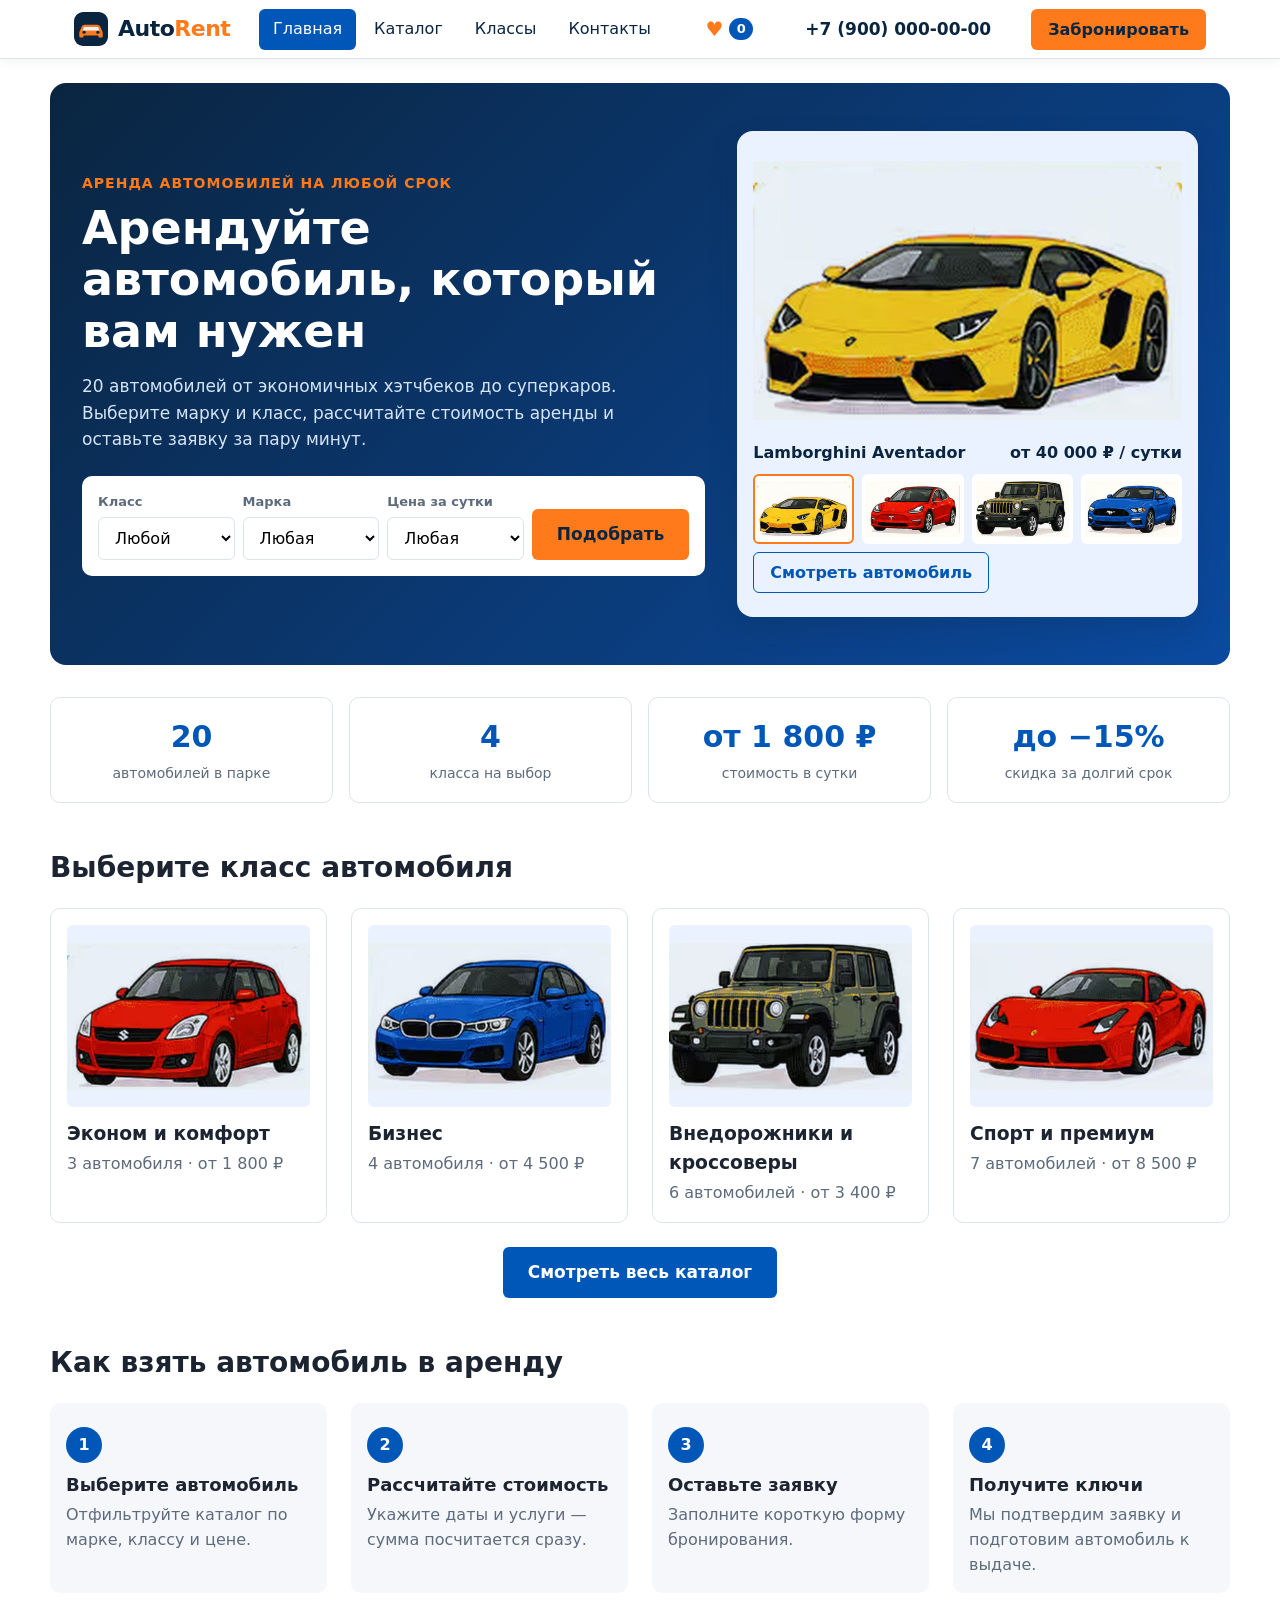
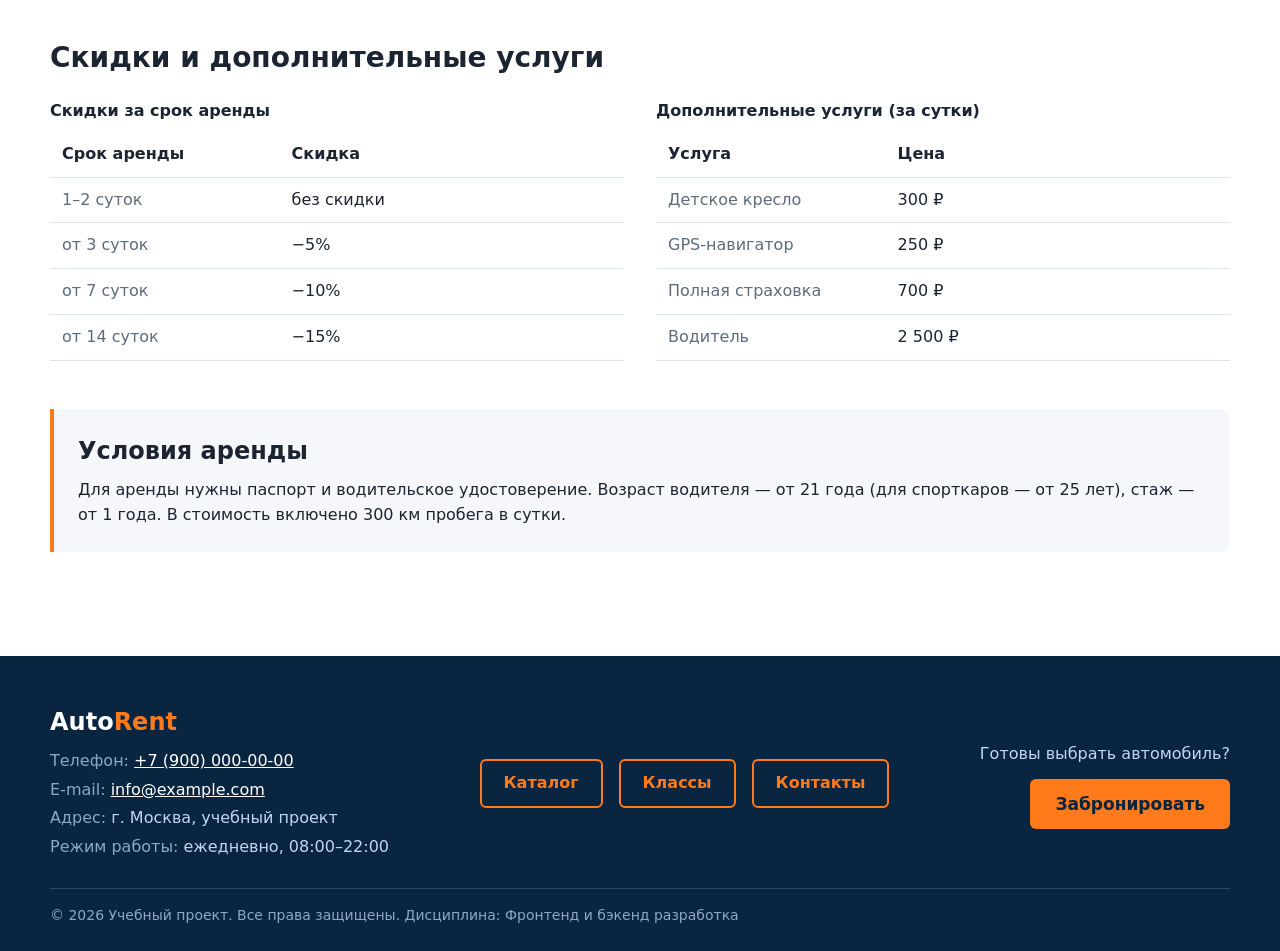
<file: index.html>
<!DOCTYPE html>
<html lang="ru">
<head>
  <meta charset="UTF-8">
  <meta name="viewport" content="width=device-width, initial-scale=1.0">
  <meta name="description" content="AutoRent: аренда автомобилей на любой срок. Каталог из 20 автомобилей, расчёт стоимости и бронирование онлайн.">
  <meta property="og:type" content="website">
  <meta property="og:title" content="AutoRent — аренда автомобилей">
  <meta property="og:description" content="AutoRent: аренда автомобилей на любой срок. Каталог из 20 автомобилей, расчёт стоимости и бронирование онлайн.">
  <meta property="og:locale" content="ru_RU">
  <meta name="theme-color" content="#0a2540">
  <title>AutoRent — аренда автомобилей</title>
  <link rel="icon" href="images/favicon.svg" type="image/svg+xml">
  <link rel="stylesheet" href="css/style.css">
  <script src="js/cars.js" defer></script>
  <script src="js/main.js" defer></script>
</head>
<body>
  <a class="skip-link" href="#main">Перейти к основному содержимому</a>
  <header class="site-header">
    <div class="site-header__inner">
      <a class="site-header__logo" href="index.html"><img class="site-header__logo-mark" src="images/favicon.svg" alt=""><span>Auto<span class="site-header__logo-accent">Rent</span></span></a>

      <nav class="site-nav" aria-label="Основная навигация">
        <ul class="site-nav__list">
          <li class="site-nav__item">
            <a class="site-nav__link site-nav__link--active" href="index.html" aria-current="page">Главная</a>
          </li>
          <li class="site-nav__item">
            <a class="site-nav__link" href="catalog.html">Каталог</a>
          </li>
          <li class="site-nav__item">
            <a class="site-nav__link" href="category.html">Классы</a>
          </li>
          <li class="site-nav__item">
            <a class="site-nav__link" href="contacts.html">Контакты</a>
          </li>
        </ul>
      </nav>

      <a class="site-header__fav" href="catalog.html?status=favorite" aria-label="Избранные автомобили">
        <span class="site-header__fav-icon" aria-hidden="true">&#9829;</span>
        <span class="visually-hidden">Избранное:</span>
        <span class="site-header__fav-count" id="fav-count">0</span>
      </a>

      <a class="site-header__phone" href="tel:+79000000000" aria-label="Позвонить: +7 (900) 000-00-00">+7 (900) 000-00-00</a>

      <button class="button button--accent site-header__cta" type="button" data-rent>Забронировать</button>
    </div>
  </header>

  <main id="main">
    <section class="hero">
      <div class="hero__content">
        <p class="hero__eyebrow">Аренда автомобилей на любой срок</p>
        <h1 class="hero__title">Арендуйте автомобиль, который вам нужен</h1>
        <p class="hero__text">
          20 автомобилей от экономичных хэтчбеков до суперкаров. Выберите марку и класс,
          рассчитайте стоимость аренды и оставьте заявку за пару минут.
        </p>

        <form class="hero-search" action="catalog.html" method="get" aria-label="Быстрый подбор автомобиля">
          <div>
            <label class="hero-search__label" for="hero-class">Класс</label>
            <select class="hero-search__control" id="hero-class" name="category">
              <option value="">Любой</option>
              <option value="economy">Эконом и комфорт</option>
              <option value="business">Бизнес</option>
              <option value="suv">Внедорожники и кроссоверы</option>
              <option value="sport">Спорт и премиум</option>
            </select>
          </div>
          <div>
            <label class="hero-search__label" for="hero-brand">Марка</label>
            <select class="hero-search__control" id="hero-brand" name="brand" data-brand-options>
              <option value="">Любая</option>
            </select>
          </div>
          <div>
            <label class="hero-search__label" for="hero-price">Цена за сутки</label>
            <select class="hero-search__control" id="hero-price" name="price-to">
              <option value="">Любая</option>
              <option value="3000">до 3 000 ₽</option>
              <option value="5000">до 5 000 ₽</option>
              <option value="10000">до 10 000 ₽</option>
              <option value="40000">до 40 000 ₽</option>
            </select>
          </div>
          <button class="button button--accent button--large" type="submit">Подобрать</button>
        </form>
      </div>

      <div class="hero__media">
        <div class="hero__image-wrap"><img class="hero__image" id="hero-image" src="images/lamborghini.jpg" alt="Lamborghini Aventador"></div>
        <p class="hero__caption"><span id="hero-name">Lamborghini Aventador</span> <span id="hero-car-price">от 40 000 ₽ / сутки</span></p>
        <ul class="hero__thumbs" id="hero-thumbs" aria-label="Выбор автомобиля"></ul>
        <p class="hero__caption"><a class="button button--secondary" id="hero-link" href="product.html?id=20">Смотреть автомобиль</a></p>
      </div>
    </section>

    <section class="section" aria-label="AutoRent в цифрах">
      <ul class="stats">
        <li class="stats__item"><span class="stats__value">20</span><span class="stats__label">автомобилей в парке</span></li>
        <li class="stats__item"><span class="stats__value">4</span><span class="stats__label">класса на выбор</span></li>
        <li class="stats__item"><span class="stats__value">от 1 800 ₽</span><span class="stats__label">стоимость в сутки</span></li>
        <li class="stats__item"><span class="stats__value">до −15%</span><span class="stats__label">скидка за долгий срок</span></li>
      </ul>
    </section>

    <section class="section" id="classes" aria-labelledby="classes-title">
      <h2 class="section__title" id="classes-title">Выберите класс автомобиля</h2>
      <div class="category-grid">
        <a class="category-card" href="category.html?category=economy">
          <span class="category-card__media"><img class="category-card__image" src="images/suzuki.jpg" alt=""></span>
          <h3 class="category-card__title">Эконом и комфорт</h3>
          <p class="category-card__text">3 автомобиля · от 1 800 ₽</p>
        </a>
        <a class="category-card" href="category.html?category=business">
          <span class="category-card__media"><img class="category-card__image" src="images/bmw.jpg" alt=""></span>
          <h3 class="category-card__title">Бизнес</h3>
          <p class="category-card__text">4 автомобиля · от 4 500 ₽</p>
        </a>
        <a class="category-card" href="category.html?category=suv">
          <span class="category-card__media"><img class="category-card__image" src="images/jeep.jpg" alt=""></span>
          <h3 class="category-card__title">Внедорожники и кроссоверы</h3>
          <p class="category-card__text">6 автомобилей · от 3 400 ₽</p>
        </a>
        <a class="category-card" href="category.html?category=sport">
          <span class="category-card__media"><img class="category-card__image" src="images/ferrari.jpg" alt=""></span>
          <h3 class="category-card__title">Спорт и премиум</h3>
          <p class="category-card__text">7 автомобилей · от 8 500 ₽</p>
        </a>
      </div>
      <p class="section__more"><a class="button button--primary button--large" href="catalog.html">Смотреть весь каталог</a></p>
    </section>

    <section class="section" id="how" aria-labelledby="how-title">
      <h2 class="section__title" id="how-title">Как взять автомобиль в аренду</h2>
      <ol class="steps">
        <li class="steps__item">
          <h3 class="steps__title">Выберите автомобиль</h3>
          <p class="steps__text">Отфильтруйте каталог по марке, классу и цене.</p>
        </li>
        <li class="steps__item">
          <h3 class="steps__title">Рассчитайте стоимость</h3>
          <p class="steps__text">Укажите даты и услуги — сумма посчитается сразу.</p>
        </li>
        <li class="steps__item">
          <h3 class="steps__title">Оставьте заявку</h3>
          <p class="steps__text">Заполните короткую форму бронирования.</p>
        </li>
        <li class="steps__item">
          <h3 class="steps__title">Получите ключи</h3>
          <p class="steps__text">Мы подтвердим заявку и подготовим автомобиль к выдаче.</p>
        </li>
      </ol>
    </section>

    <section class="section" id="prices" aria-labelledby="prices-title">
      <h2 class="section__title" id="prices-title">Скидки и дополнительные услуги</h2>
      <div class="prices-grid">
        <div class="table-scroll" role="region" aria-label="Скидки за срок аренды" tabindex="0">
          <table class="data-table">
            <caption>Скидки за срок аренды</caption>
            <thead><tr><th scope="col">Срок аренды</th><th scope="col">Скидка</th></tr></thead>
            <tbody>
              <tr><th scope="row">1–2 суток</th><td>без скидки</td></tr>
              <tr><th scope="row">от 3 суток</th><td>−5%</td></tr>
              <tr><th scope="row">от 7 суток</th><td>−10%</td></tr>
              <tr><th scope="row">от 14 суток</th><td>−15%</td></tr>
            </tbody>
          </table>
        </div>
        <div class="table-scroll" role="region" aria-label="Дополнительные услуги" tabindex="0">
          <table class="data-table">
            <caption>Дополнительные услуги (за сутки)</caption>
            <thead><tr><th scope="col">Услуга</th><th scope="col">Цена</th></tr></thead>
            <tbody>
              <tr><th scope="row">Детское кресло</th><td>300 ₽</td></tr>
              <tr><th scope="row">GPS-навигатор</th><td>250 ₽</td></tr>
              <tr><th scope="row">Полная страховка</th><td>700 ₽</td></tr>
              <tr><th scope="row">Водитель</th><td>2 500 ₽</td></tr>
            </tbody>
          </table>
        </div>
      </div>
    </section>

    <aside class="aside-info">
      <h2 class="aside-info__title">Условия аренды</h2>
      <p class="aside-info__text">
        Для аренды нужны паспорт и водительское удостоверение. Возраст водителя — от 21 года
        (для спорткаров — от 25 лет), стаж — от 1 года. В стоимость включено 300 км пробега в сутки.
      </p>
    </aside>
  </main>

  <footer class="site-footer" id="contacts">
    <div class="site-footer__inner">
      <div class="site-footer__info">
        <p class="site-footer__brand">Auto<span class="site-footer__accent">Rent</span></p>
        <address class="site-footer__address">
          <p class="site-footer__text"><span class="site-footer__label">Телефон:</span> <a class="site-footer__link" href="tel:+79000000000">+7 (900) 000-00-00</a></p>
          <p class="site-footer__text"><span class="site-footer__label">E-mail:</span> <a class="site-footer__link" href="mailto:info@example.com">info@example.com</a></p>
          <p class="site-footer__text"><span class="site-footer__label">Адрес:</span> г. Москва, учебный проект</p>
          <p class="site-footer__text"><span class="site-footer__label">Режим работы:</span> ежедневно, 08:00–22:00</p>
        </address>
      </div>
      <nav class="site-footer__nav" aria-label="Разделы сайта">
        <a class="site-footer__nav-link" href="catalog.html">Каталог</a>
        <a class="site-footer__nav-link" href="category.html">Классы</a>
        <a class="site-footer__nav-link" href="contacts.html">Контакты</a>
      </nav>

      <div class="site-footer__action">
        <p class="site-footer__text">Готовы выбрать автомобиль?</p>
        <button class="button button--accent button--large" type="button" data-rent>Забронировать</button>
      </div>
    </div>
    <p class="site-footer__copy">&copy; 2026 Учебный проект. Все права защищены. Дисциплина: Фронтенд и бэкенд разработка</p>
  </footer>

  <dialog class="order-dialog" id="order-dialog" aria-labelledby="order-dialog-title" aria-describedby="order-dialog-desc">
    <div class="order-dialog__content">
      <div class="order-dialog__header">
        <h2 class="order-dialog__title" id="order-dialog-title">Заявка на бронирование</h2>
        <button class="order-dialog__close" type="button" data-close-dialog aria-label="Закрыть окно">&times;</button>
      </div>
      <p class="order-dialog__text" id="order-dialog-desc">
        Вы выбрали: <strong id="order-dialog-product">автомобиль не выбран</strong>.
        Поля, отмеченные <span aria-hidden="true">*</span><span class="visually-hidden">звёздочкой</span>, обязательны.
      </p>

      <div class="error-summary" id="order-form-summary" role="group" aria-labelledby="order-summary-title" tabindex="-1" hidden>
        <h3 class="error-summary__title" id="order-summary-title">Проверьте форму</h3>
        <ul class="error-summary__list" id="order-summary-list"></ul>
      </div>

      <form class="order-form" id="order-form" action="#" method="post" novalidate>
        <div class="order-form__field">
          <label class="order-form__label" for="order-car">Автомобиль <span class="order-form__required" aria-hidden="true">*</span></label>
          <select class="order-form__select" id="order-car" name="car" required aria-describedby="order-car-error"></select>
          <p class="order-form__error" id="order-car-error" hidden></p>
        </div>

        <div class="order-form__field">
          <label class="order-form__label" for="order-name">Имя <span class="order-form__required" aria-hidden="true">*</span></label>
          <input class="order-form__input" id="order-name" name="name" type="text" placeholder="Введите ваше имя" autocomplete="given-name" required aria-describedby="order-name-error">
          <p class="order-form__error" id="order-name-error" hidden></p>
        </div>

        <div class="order-form__row">
          <div class="order-form__field">
            <label class="order-form__label" for="order-email">E-mail <span class="order-form__required" aria-hidden="true">*</span></label>
            <input class="order-form__input" id="order-email" name="email" type="email" placeholder="example@mail.ru" autocomplete="email" required aria-describedby="order-email-error">
            <p class="order-form__error" id="order-email-error" hidden></p>
          </div>

          <div class="order-form__field">
            <label class="order-form__label" for="order-phone">Телефон <span class="order-form__required" aria-hidden="true">*</span></label>
            <input class="order-form__input" id="order-phone" name="phone" type="tel" inputmode="tel" autocomplete="tel" placeholder="+7 (900) 000-00-00" pattern="^\+7 \(\d{3}\) \d{3}-\d{2}-\d{2}$" required aria-describedby="order-phone-hint order-phone-error">
            <small class="order-form__hint" id="order-phone-hint">Формат: +7 (900) 000-00-00</small>
            <p class="order-form__error" id="order-phone-error" hidden></p>
          </div>
        </div>

        <div class="order-form__row">
          <div class="order-form__field">
            <label class="order-form__label" for="order-start">Начало аренды <span class="order-form__required" aria-hidden="true">*</span></label>
            <input class="order-form__input" id="order-start" name="start" type="date" required aria-describedby="order-start-error">
            <p class="order-form__error" id="order-start-error" hidden></p>
          </div>

          <div class="order-form__field">
            <label class="order-form__label" for="order-end">Окончание аренды <span class="order-form__required" aria-hidden="true">*</span></label>
            <input class="order-form__input" id="order-end" name="end" type="date" required aria-describedby="order-end-error">
            <p class="order-form__error" id="order-end-error" hidden></p>
          </div>
        </div>

        <div class="order-form__field">
          <label class="order-form__label" for="order-place">Место получения <span class="order-form__required" aria-hidden="true">*</span></label>
          <select class="order-form__select" id="order-place" name="place" required aria-describedby="order-place-error">
            <option value="">Выберите место</option>
            <option value="office">Офис в центре города</option>
            <option value="airport">Аэропорт</option>
            <option value="delivery">Доставка по адресу</option>
          </select>
          <p class="order-form__error" id="order-place-error" hidden></p>
        </div>

        <fieldset class="order-form__fieldset">
          <legend class="order-form__legend">Дополнительные услуги</legend>
          <label class="order-form__option"><input class="order-form__input" type="checkbox" name="extras" value="seat"> Детское кресло (+300 ₽/сутки)</label>
          <label class="order-form__option"><input class="order-form__input" type="checkbox" name="extras" value="gps"> GPS-навигатор (+250 ₽/сутки)</label>
          <label class="order-form__option"><input class="order-form__input" type="checkbox" name="extras" value="insurance"> Полная страховка (+700 ₽/сутки)</label>
          <label class="order-form__option"><input class="order-form__input" type="checkbox" name="extras" value="driver"> Водитель (+2 500 ₽/сутки)</label>
        </fieldset>

        <div class="order-form__field">
          <label class="order-form__label" for="order-comment">Комментарий</label>
          <textarea class="order-form__textarea" id="order-comment" name="comment" rows="3" placeholder="Укажите дополнительную информацию" aria-describedby="order-comment-error"></textarea>
          <p class="order-form__error" id="order-comment-error" hidden></p>
        </div>

        <fieldset class="order-form__fieldset">
          <legend class="order-form__legend">Как с вами связаться</legend>
          <label class="order-form__option"><input class="order-form__input" type="radio" name="contact-method" value="phone" checked> По телефону</label>
          <label class="order-form__option"><input class="order-form__input" type="radio" name="contact-method" value="email"> По e-mail</label>
        </fieldset>

        <div class="order-summary" role="group" aria-label="Стоимость аренды">
          <p class="order-summary__total" id="order-total" role="status">Итого: —</p>
          <p class="order-summary__text" id="order-total-text">Выберите автомобиль и даты аренды, чтобы увидеть стоимость.</p>
        </div>

        <div class="order-form__field order-form__field--checkbox">
          <label class="order-form__label">
            <input class="order-form__input" id="order-agreement" name="agreement" type="checkbox" required aria-describedby="order-agreement-error">
            Я согласен на обработку данных <span class="order-form__required" aria-hidden="true">*</span>
          </label>
          <p class="order-form__error" id="order-agreement-error" hidden></p>
        </div>

        <div class="order-form__actions">
          <button class="button button--secondary" type="button" id="close-order-dialog" data-close-dialog>Закрыть</button>
          <button class="button button--primary" type="submit">Отправить заявку</button>
        </div>
      </form>
    </div>
  </dialog>

  <button class="back-to-top" id="back-to-top" type="button" aria-label="Наверх" title="Наверх" hidden>&uarr;</button>

  <div class="toast" id="success-toast" role="status" aria-live="polite" aria-atomic="true" hidden>
    <p class="toast__text" id="success-message"></p>
    <button class="toast__close" type="button" data-close-toast aria-label="Закрыть">&times;</button>
  </div>
  </div>
</body>
</html>
</file>
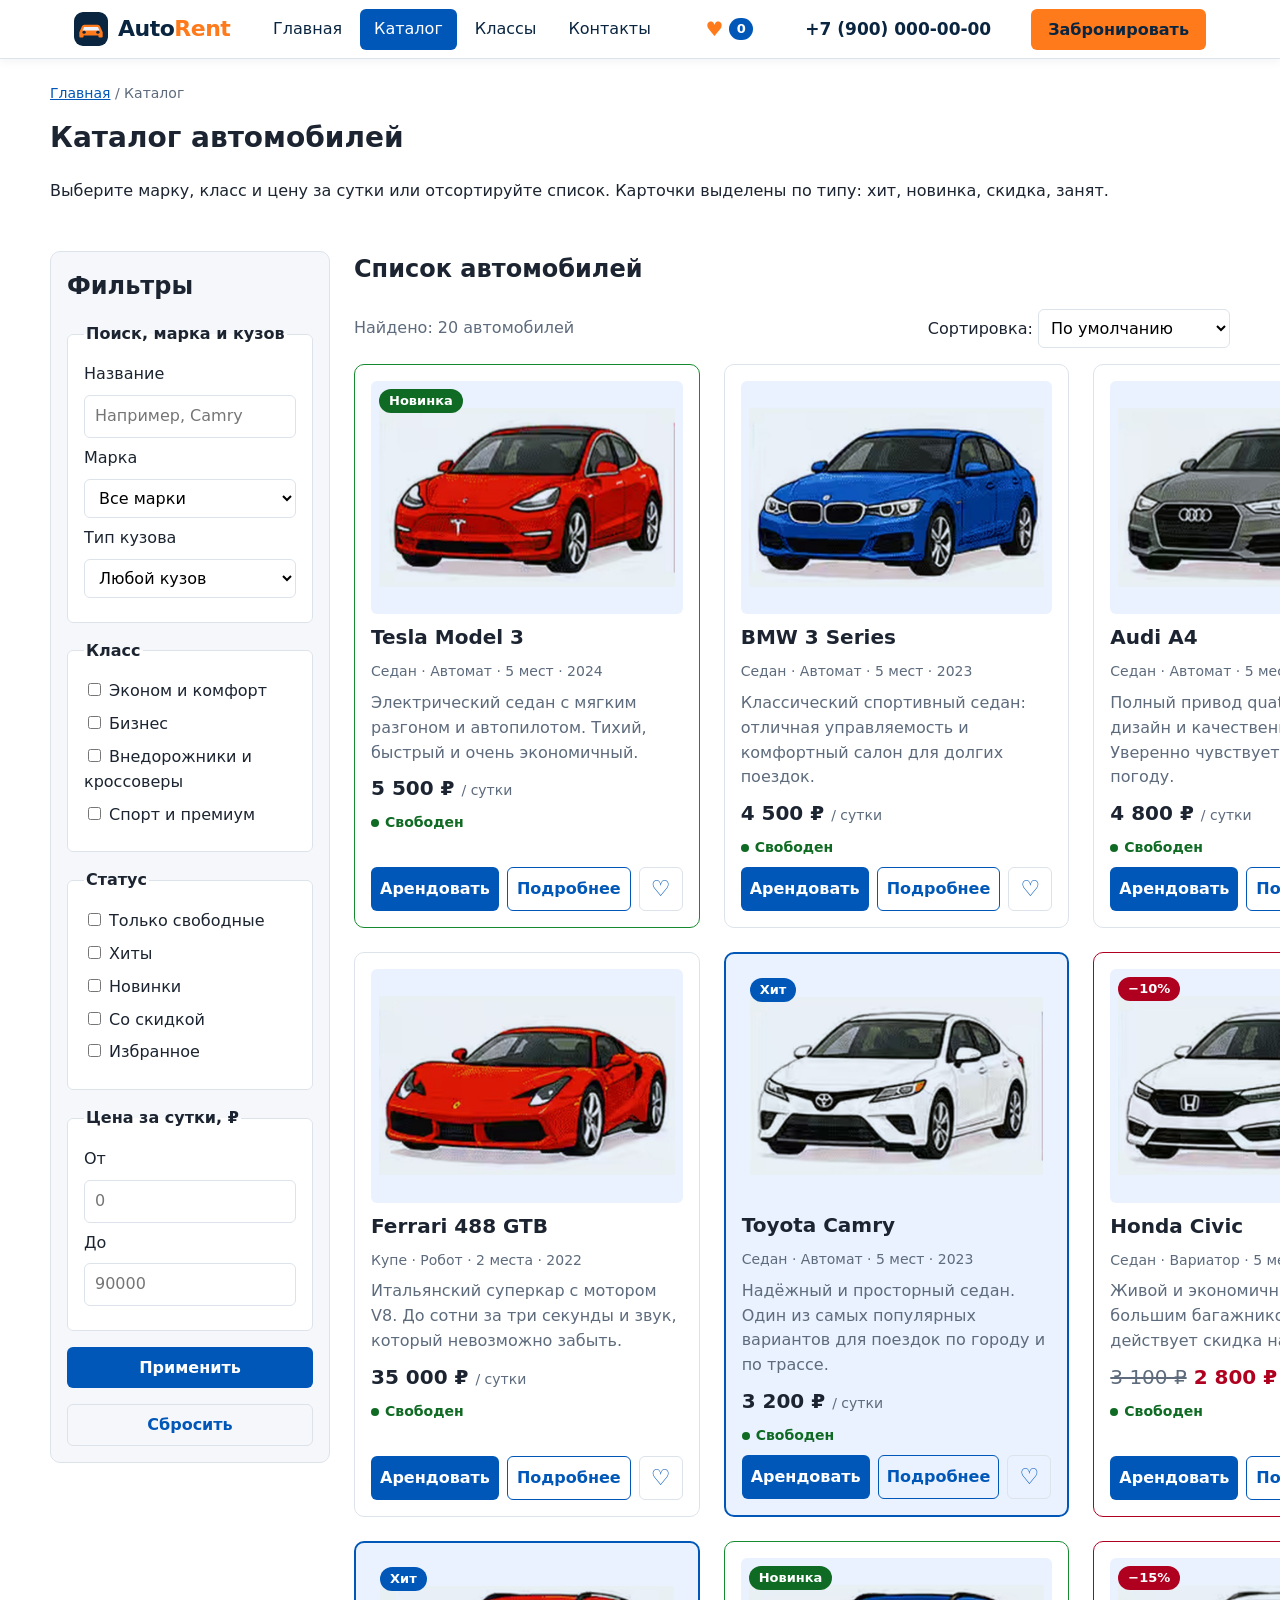
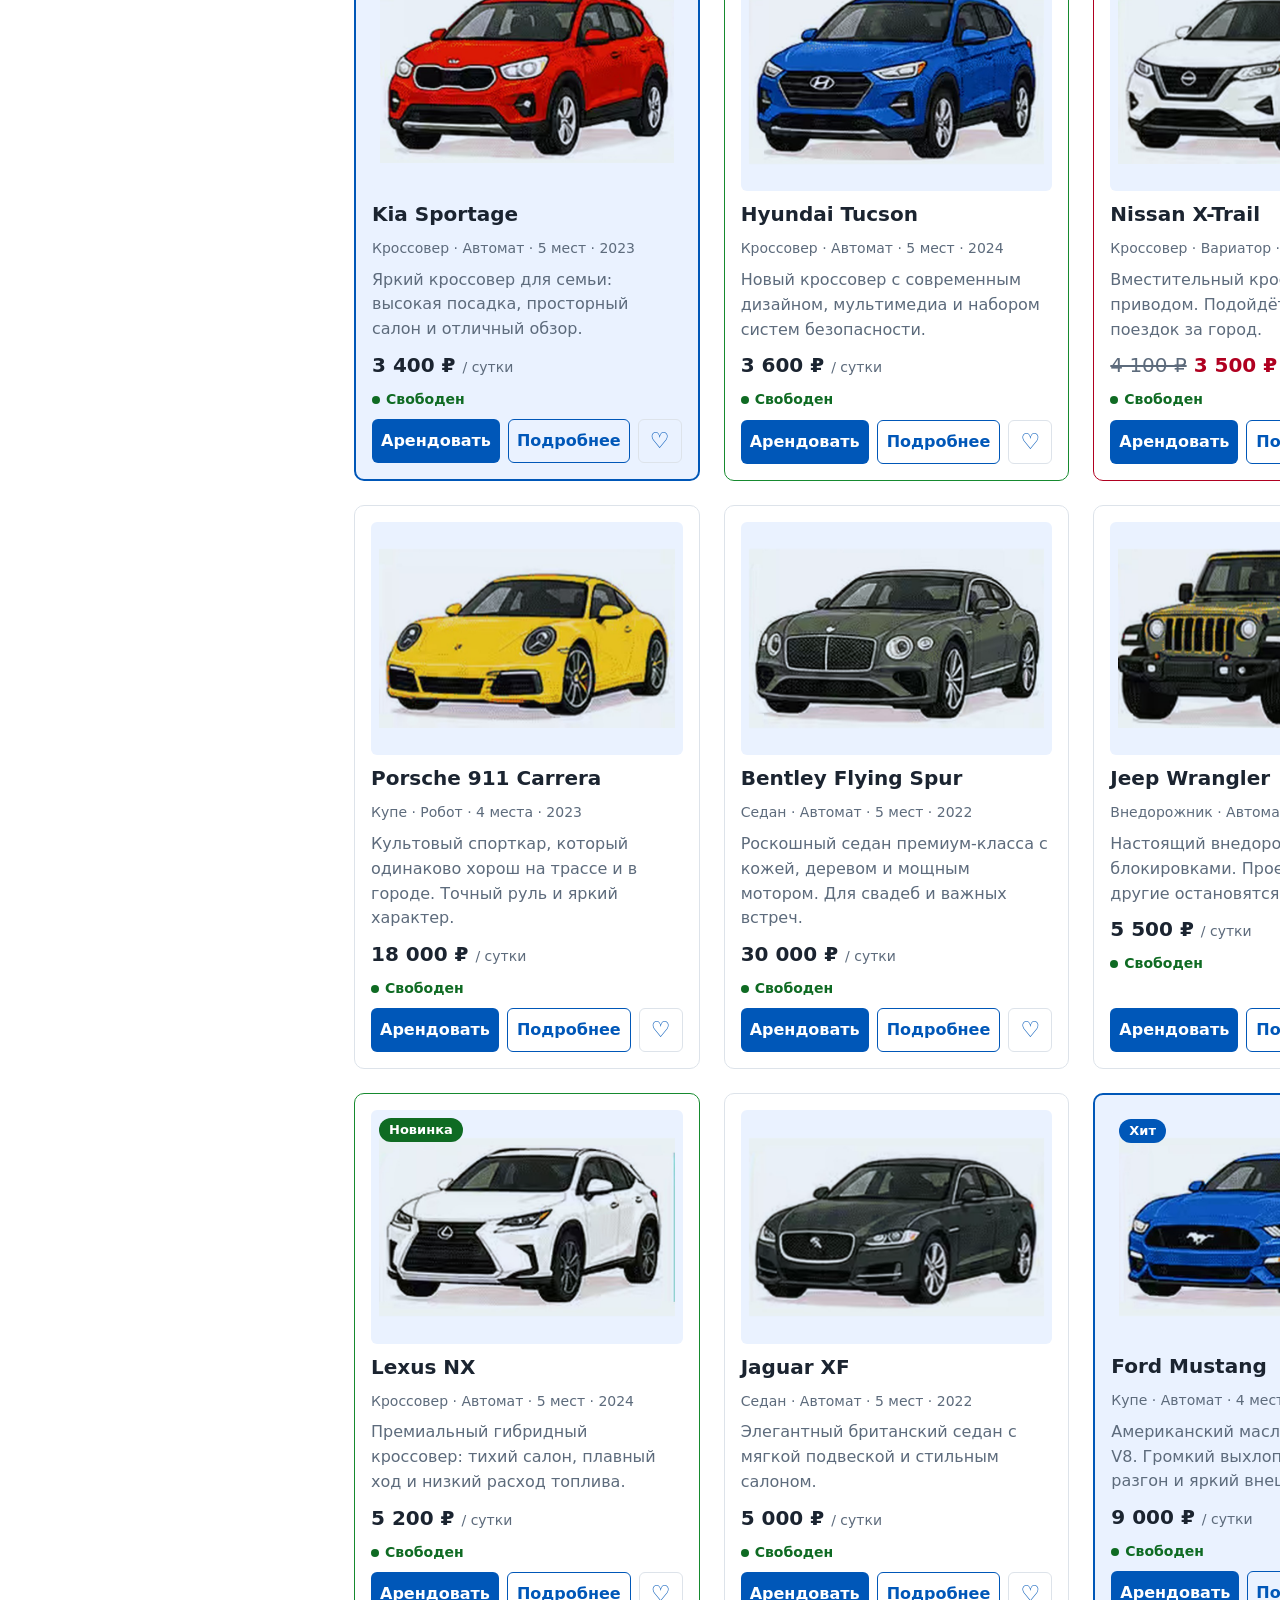
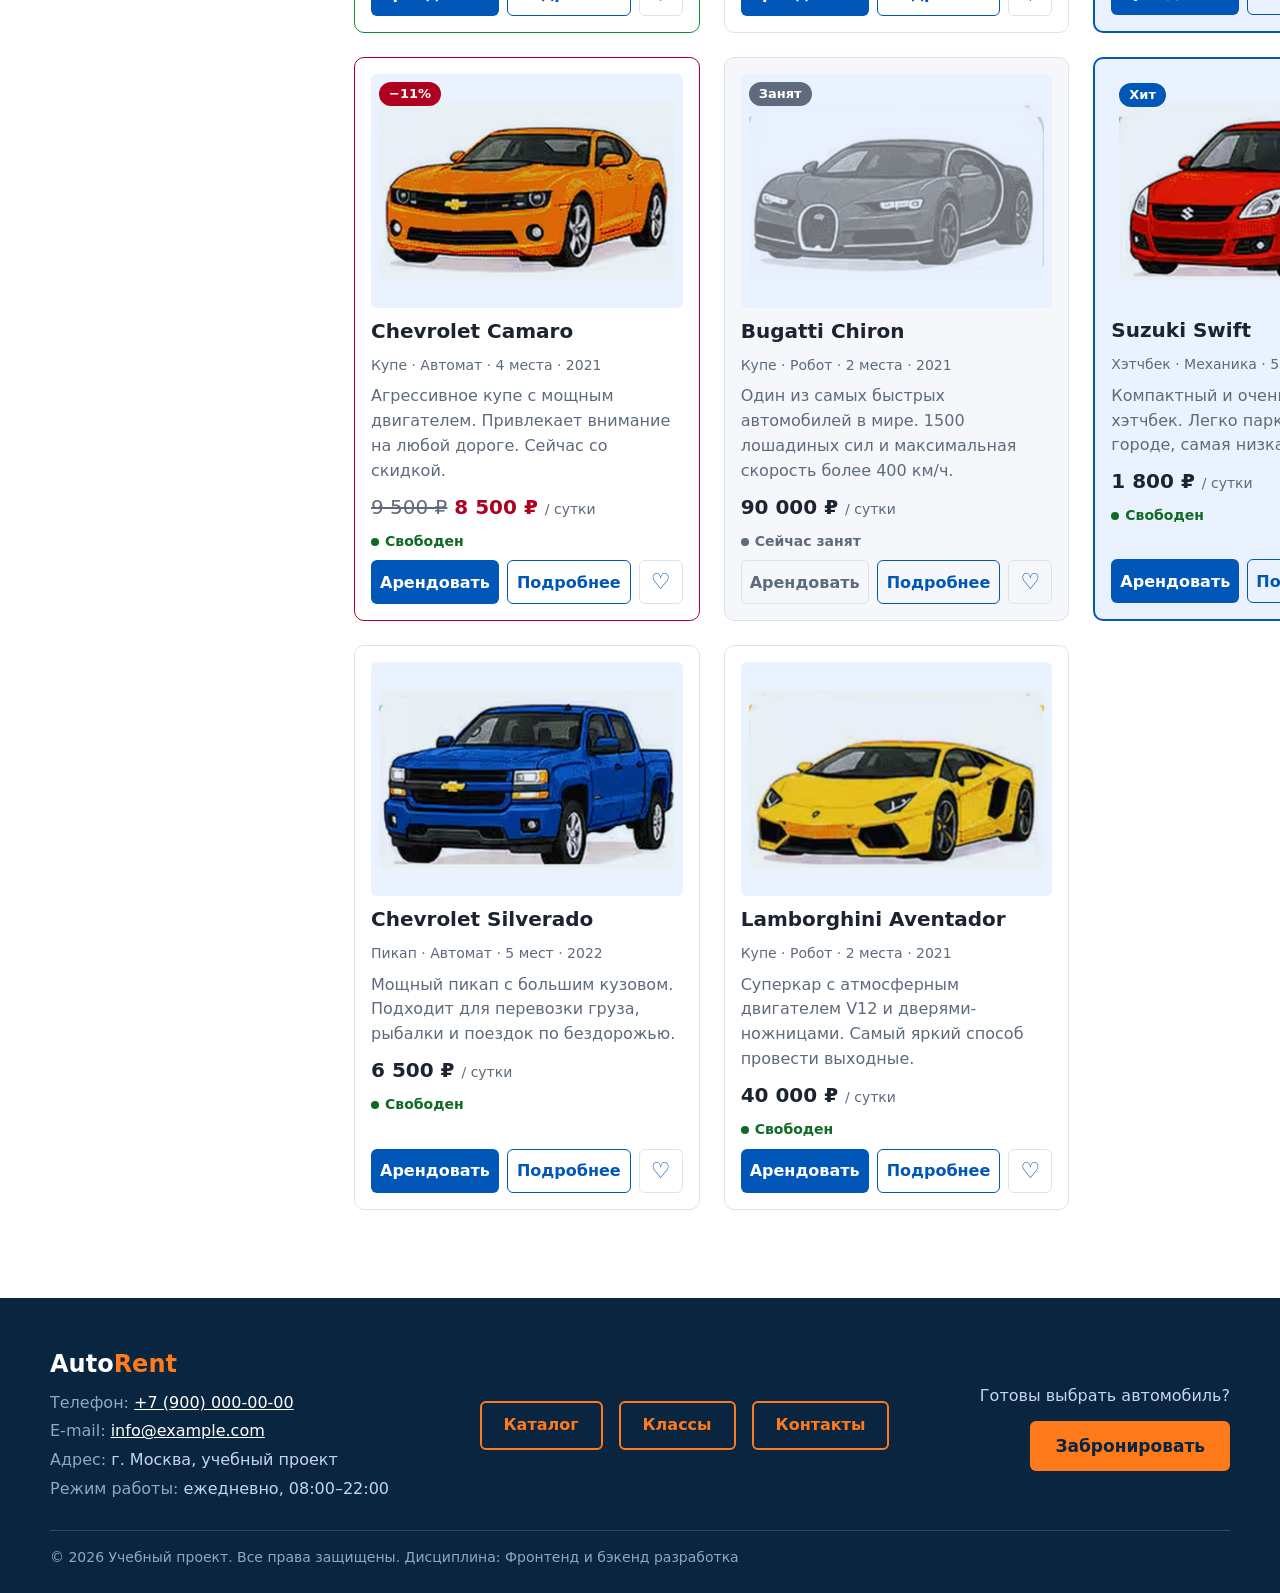
<file: catalog.html>
<!DOCTYPE html>
<html lang="ru">
<head>
  <meta charset="UTF-8">
  <meta name="viewport" content="width=device-width, initial-scale=1.0">
  <meta name="description" content="Каталог автомобилей для аренды: фильтры по марке, классу и цене, сортировка.">
  <meta property="og:type" content="website">
  <meta property="og:title" content="Каталог автомобилей — AutoRent">
  <meta property="og:description" content="Каталог автомобилей для аренды: фильтры по марке, классу и цене, сортировка.">
  <meta property="og:locale" content="ru_RU">
  <meta name="theme-color" content="#0a2540">
  <title>Каталог автомобилей — AutoRent</title>
  <link rel="icon" href="images/favicon.svg" type="image/svg+xml">
  <link rel="stylesheet" href="css/style.css">
  <script src="js/cars.js" defer></script>
  <script src="js/main.js" defer></script>
</head>
<body>
  <a class="skip-link" href="#main">Перейти к основному содержимому</a>
  <header class="site-header">
    <div class="site-header__inner">
      <a class="site-header__logo" href="index.html"><img class="site-header__logo-mark" src="images/favicon.svg" alt=""><span>Auto<span class="site-header__logo-accent">Rent</span></span></a>

      <nav class="site-nav" aria-label="Основная навигация">
        <ul class="site-nav__list">
          <li class="site-nav__item">
            <a class="site-nav__link" href="index.html">Главная</a>
          </li>
          <li class="site-nav__item">
            <a class="site-nav__link site-nav__link--active" href="catalog.html" aria-current="page">Каталог</a>
          </li>
          <li class="site-nav__item">
            <a class="site-nav__link" href="category.html">Классы</a>
          </li>
          <li class="site-nav__item">
            <a class="site-nav__link" href="contacts.html">Контакты</a>
          </li>
        </ul>
      </nav>

      <a class="site-header__fav" href="catalog.html?status=favorite" aria-label="Избранные автомобили">
        <span class="site-header__fav-icon" aria-hidden="true">&#9829;</span>
        <span class="visually-hidden">Избранное:</span>
        <span class="site-header__fav-count" id="fav-count">0</span>
      </a>

      <a class="site-header__phone" href="tel:+79000000000" aria-label="Позвонить: +7 (900) 000-00-00">+7 (900) 000-00-00</a>

      <button class="button button--accent site-header__cta" type="button" data-rent>Забронировать</button>
    </div>
  </header>

  <main id="main">
    <nav class="breadcrumbs" aria-label="Хлебные крошки">
      <a class="breadcrumbs__link" href="index.html">Главная</a>
      <span class="breadcrumbs__current" aria-current="page">Каталог</span>
    </nav>

    <section class="section">
      <h1 class="section__title">Каталог автомобилей</h1>
      <p>
        Выберите марку, класс и цену за сутки или отсортируйте список.
        Карточки выделены по типу: хит, новинка, скидка, занят.
      </p>
    </section>

    <section class="catalog-layout">
      <aside class="catalog-filters">
        <div class="catalog-filters__header">
          <h2 class="catalog-filters__title">Фильтры</h2>
          <button class="button button--secondary catalog-filters__toggle" type="button" data-filters-toggle aria-expanded="false" aria-controls="filters-panel">Показать</button>
        </div>
        <div class="catalog-filters__panel" id="filters-panel">

        <form class="filters-form" id="filters-form" action="#" method="get">
          <fieldset class="filters-form__fieldset">
            <legend class="filters-form__legend">Поиск, марка и кузов</legend>
            <label class="filters-form__label" for="filter-q">Название</label>
            <input class="filters-form__input" id="filter-q" name="q" type="search" placeholder="Например, Camry">
            <label class="filters-form__label" for="filter-brand">Марка</label>
            <select class="filters-form__select" id="filter-brand" name="brand" data-brand-options>
              <option value="">Все марки</option>
            </select>
            <label class="filters-form__label" for="filter-body">Тип кузова</label>
            <select class="filters-form__select" id="filter-body" name="body" data-body-options>
              <option value="">Любой кузов</option>
            </select>
          </fieldset>

          <fieldset class="filters-form__fieldset">
            <legend class="filters-form__legend">Класс</legend>
            <label class="filters-form__label"><input type="checkbox" name="category" value="economy"> Эконом и комфорт</label>
            <label class="filters-form__label"><input type="checkbox" name="category" value="business"> Бизнес</label>
            <label class="filters-form__label"><input type="checkbox" name="category" value="suv"> Внедорожники и кроссоверы</label>
            <label class="filters-form__label"><input type="checkbox" name="category" value="sport"> Спорт и премиум</label>
          </fieldset>

          <fieldset class="filters-form__fieldset">
            <legend class="filters-form__legend">Статус</legend>
            <label class="filters-form__label"><input type="checkbox" name="status" value="in-stock"> Только свободные</label>
            <label class="filters-form__label"><input type="checkbox" name="status" value="hit"> Хиты</label>
            <label class="filters-form__label"><input type="checkbox" name="status" value="new"> Новинки</label>
            <label class="filters-form__label"><input type="checkbox" name="status" value="discount"> Со скидкой</label>
            <label class="filters-form__label"><input type="checkbox" name="status" value="favorite"> Избранное</label>
          </fieldset>

          <fieldset class="filters-form__fieldset">
            <legend class="filters-form__legend">Цена за сутки, ₽</legend>
            <label class="filters-form__label" for="price-from">От</label>
            <input class="filters-form__input" id="price-from" name="price-from" type="number" min="0" placeholder="0">
            <label class="filters-form__label" for="price-to">До</label>
            <input class="filters-form__input" id="price-to" name="price-to" type="number" min="0" placeholder="90000">
          </fieldset>

          <button class="button button--primary" type="submit">Применить</button>
          <button class="button button--ghost" type="reset">Сбросить</button>
        </form>
        </div>
      </aside>

      <section class="catalog-products">
        <h2 class="catalog-products__title">Список автомобилей</h2>

        <div class="catalog-toolbar">
          <p class="catalog-toolbar__count" id="results-count" role="status">Найдено: 20 автомобилей</p>
          <div class="catalog-toolbar__sort">
            <label for="sort-select">Сортировка:</label>
            <select class="catalog-toolbar__select" id="sort-select">
              <option value="default">По умолчанию</option>
              <option value="price-asc">Сначала дешёвые</option>
              <option value="price-desc">Сначала дорогие</option>
              <option value="name">По названию</option>
            </select>
          </div>
        </div>

        <div class="products-grid" data-sortable></div>

        <p class="catalog-empty" id="catalog-empty" hidden>Ничего не найдено. Измените фильтры или нажмите «Сбросить».</p>
      </section>
    </section>
  </main>

  <footer class="site-footer" id="contacts">
    <div class="site-footer__inner">
      <div class="site-footer__info">
        <p class="site-footer__brand">Auto<span class="site-footer__accent">Rent</span></p>
        <address class="site-footer__address">
          <p class="site-footer__text"><span class="site-footer__label">Телефон:</span> <a class="site-footer__link" href="tel:+79000000000">+7 (900) 000-00-00</a></p>
          <p class="site-footer__text"><span class="site-footer__label">E-mail:</span> <a class="site-footer__link" href="mailto:info@example.com">info@example.com</a></p>
          <p class="site-footer__text"><span class="site-footer__label">Адрес:</span> г. Москва, учебный проект</p>
          <p class="site-footer__text"><span class="site-footer__label">Режим работы:</span> ежедневно, 08:00–22:00</p>
        </address>
      </div>
      <nav class="site-footer__nav" aria-label="Разделы сайта">
        <a class="site-footer__nav-link" href="catalog.html">Каталог</a>
        <a class="site-footer__nav-link" href="category.html">Классы</a>
        <a class="site-footer__nav-link" href="contacts.html">Контакты</a>
      </nav>

      <div class="site-footer__action">
        <p class="site-footer__text">Готовы выбрать автомобиль?</p>
        <button class="button button--accent button--large" type="button" data-rent>Забронировать</button>
      </div>
    </div>
    <p class="site-footer__copy">&copy; 2026 Учебный проект. Все права защищены. Дисциплина: Фронтенд и бэкенд разработка</p>
  </footer>

  <dialog class="order-dialog" id="order-dialog" aria-labelledby="order-dialog-title" aria-describedby="order-dialog-desc">
    <div class="order-dialog__content">
      <div class="order-dialog__header">
        <h2 class="order-dialog__title" id="order-dialog-title">Заявка на бронирование</h2>
        <button class="order-dialog__close" type="button" data-close-dialog aria-label="Закрыть окно">&times;</button>
      </div>
      <p class="order-dialog__text" id="order-dialog-desc">
        Вы выбрали: <strong id="order-dialog-product">автомобиль не выбран</strong>.
        Поля, отмеченные <span aria-hidden="true">*</span><span class="visually-hidden">звёздочкой</span>, обязательны.
      </p>

      <div class="error-summary" id="order-form-summary" role="group" aria-labelledby="order-summary-title" tabindex="-1" hidden>
        <h3 class="error-summary__title" id="order-summary-title">Проверьте форму</h3>
        <ul class="error-summary__list" id="order-summary-list"></ul>
      </div>

      <form class="order-form" id="order-form" action="#" method="post" novalidate>
        <div class="order-form__field">
          <label class="order-form__label" for="order-car">Автомобиль <span class="order-form__required" aria-hidden="true">*</span></label>
          <select class="order-form__select" id="order-car" name="car" required aria-describedby="order-car-error"></select>
          <p class="order-form__error" id="order-car-error" hidden></p>
        </div>

        <div class="order-form__field">
          <label class="order-form__label" for="order-name">Имя <span class="order-form__required" aria-hidden="true">*</span></label>
          <input class="order-form__input" id="order-name" name="name" type="text" placeholder="Введите ваше имя" autocomplete="given-name" required aria-describedby="order-name-error">
          <p class="order-form__error" id="order-name-error" hidden></p>
        </div>

        <div class="order-form__row">
          <div class="order-form__field">
            <label class="order-form__label" for="order-email">E-mail <span class="order-form__required" aria-hidden="true">*</span></label>
            <input class="order-form__input" id="order-email" name="email" type="email" placeholder="example@mail.ru" autocomplete="email" required aria-describedby="order-email-error">
            <p class="order-form__error" id="order-email-error" hidden></p>
          </div>

          <div class="order-form__field">
            <label class="order-form__label" for="order-phone">Телефон <span class="order-form__required" aria-hidden="true">*</span></label>
            <input class="order-form__input" id="order-phone" name="phone" type="tel" inputmode="tel" autocomplete="tel" placeholder="+7 (900) 000-00-00" pattern="^\+7 \(\d{3}\) \d{3}-\d{2}-\d{2}$" required aria-describedby="order-phone-hint order-phone-error">
            <small class="order-form__hint" id="order-phone-hint">Формат: +7 (900) 000-00-00</small>
            <p class="order-form__error" id="order-phone-error" hidden></p>
          </div>
        </div>

        <div class="order-form__row">
          <div class="order-form__field">
            <label class="order-form__label" for="order-start">Начало аренды <span class="order-form__required" aria-hidden="true">*</span></label>
            <input class="order-form__input" id="order-start" name="start" type="date" required aria-describedby="order-start-error">
            <p class="order-form__error" id="order-start-error" hidden></p>
          </div>

          <div class="order-form__field">
            <label class="order-form__label" for="order-end">Окончание аренды <span class="order-form__required" aria-hidden="true">*</span></label>
            <input class="order-form__input" id="order-end" name="end" type="date" required aria-describedby="order-end-error">
            <p class="order-form__error" id="order-end-error" hidden></p>
          </div>
        </div>

        <div class="order-form__field">
          <label class="order-form__label" for="order-place">Место получения <span class="order-form__required" aria-hidden="true">*</span></label>
          <select class="order-form__select" id="order-place" name="place" required aria-describedby="order-place-error">
            <option value="">Выберите место</option>
            <option value="office">Офис в центре города</option>
            <option value="airport">Аэропорт</option>
            <option value="delivery">Доставка по адресу</option>
          </select>
          <p class="order-form__error" id="order-place-error" hidden></p>
        </div>

        <fieldset class="order-form__fieldset">
          <legend class="order-form__legend">Дополнительные услуги</legend>
          <label class="order-form__option"><input class="order-form__input" type="checkbox" name="extras" value="seat"> Детское кресло (+300 ₽/сутки)</label>
          <label class="order-form__option"><input class="order-form__input" type="checkbox" name="extras" value="gps"> GPS-навигатор (+250 ₽/сутки)</label>
          <label class="order-form__option"><input class="order-form__input" type="checkbox" name="extras" value="insurance"> Полная страховка (+700 ₽/сутки)</label>
          <label class="order-form__option"><input class="order-form__input" type="checkbox" name="extras" value="driver"> Водитель (+2 500 ₽/сутки)</label>
        </fieldset>

        <div class="order-form__field">
          <label class="order-form__label" for="order-comment">Комментарий</label>
          <textarea class="order-form__textarea" id="order-comment" name="comment" rows="3" placeholder="Укажите дополнительную информацию" aria-describedby="order-comment-error"></textarea>
          <p class="order-form__error" id="order-comment-error" hidden></p>
        </div>

        <fieldset class="order-form__fieldset">
          <legend class="order-form__legend">Как с вами связаться</legend>
          <label class="order-form__option"><input class="order-form__input" type="radio" name="contact-method" value="phone" checked> По телефону</label>
          <label class="order-form__option"><input class="order-form__input" type="radio" name="contact-method" value="email"> По e-mail</label>
        </fieldset>

        <div class="order-summary" role="group" aria-label="Стоимость аренды">
          <p class="order-summary__total" id="order-total" role="status">Итого: —</p>
          <p class="order-summary__text" id="order-total-text">Выберите автомобиль и даты аренды, чтобы увидеть стоимость.</p>
        </div>

        <div class="order-form__field order-form__field--checkbox">
          <label class="order-form__label">
            <input class="order-form__input" id="order-agreement" name="agreement" type="checkbox" required aria-describedby="order-agreement-error">
            Я согласен на обработку данных <span class="order-form__required" aria-hidden="true">*</span>
          </label>
          <p class="order-form__error" id="order-agreement-error" hidden></p>
        </div>

        <div class="order-form__actions">
          <button class="button button--secondary" type="button" id="close-order-dialog" data-close-dialog>Закрыть</button>
          <button class="button button--primary" type="submit">Отправить заявку</button>
        </div>
      </form>
    </div>
  </dialog>

  <button class="back-to-top" id="back-to-top" type="button" aria-label="Наверх" title="Наверх" hidden>&uarr;</button>

  <div class="toast" id="success-toast" role="status" aria-live="polite" aria-atomic="true" hidden>
    <p class="toast__text" id="success-message"></p>
    <button class="toast__close" type="button" data-close-toast aria-label="Закрыть">&times;</button>
  </div>
  </div>
</body>
</html>
</file>
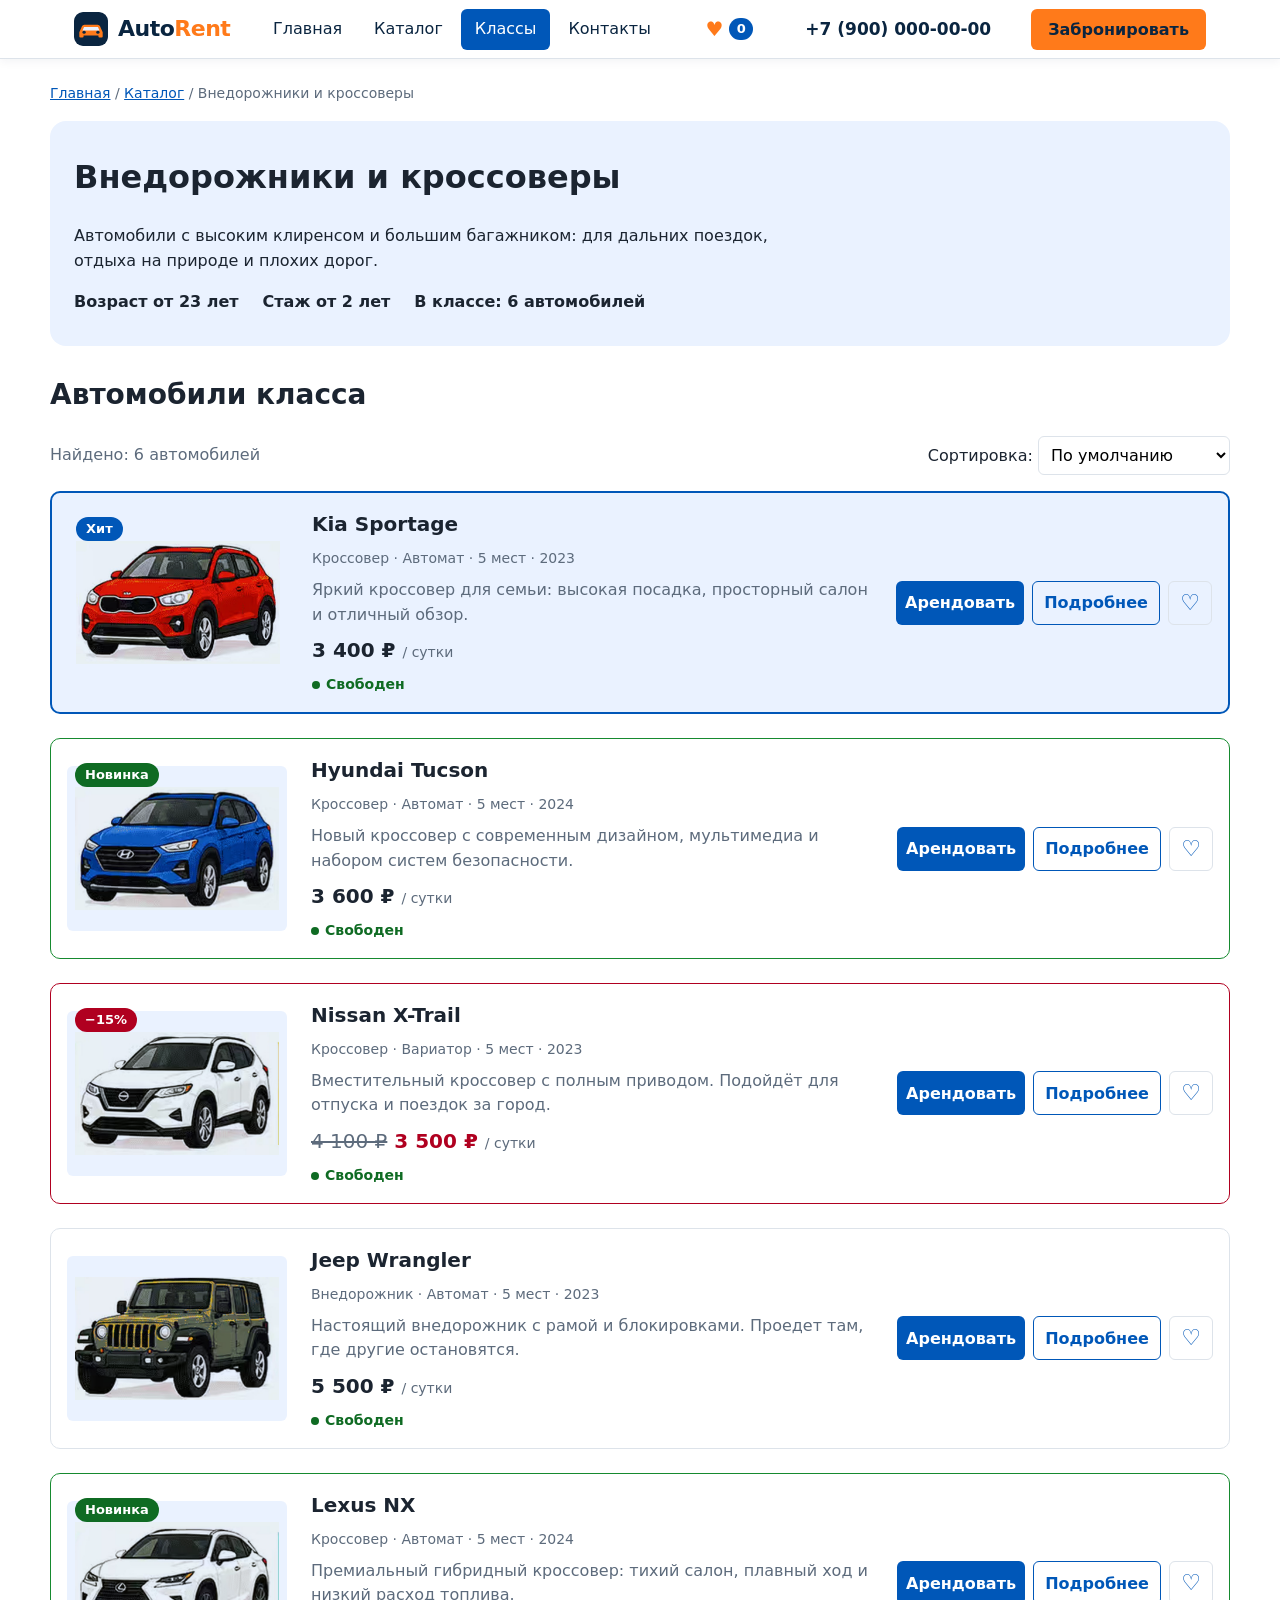
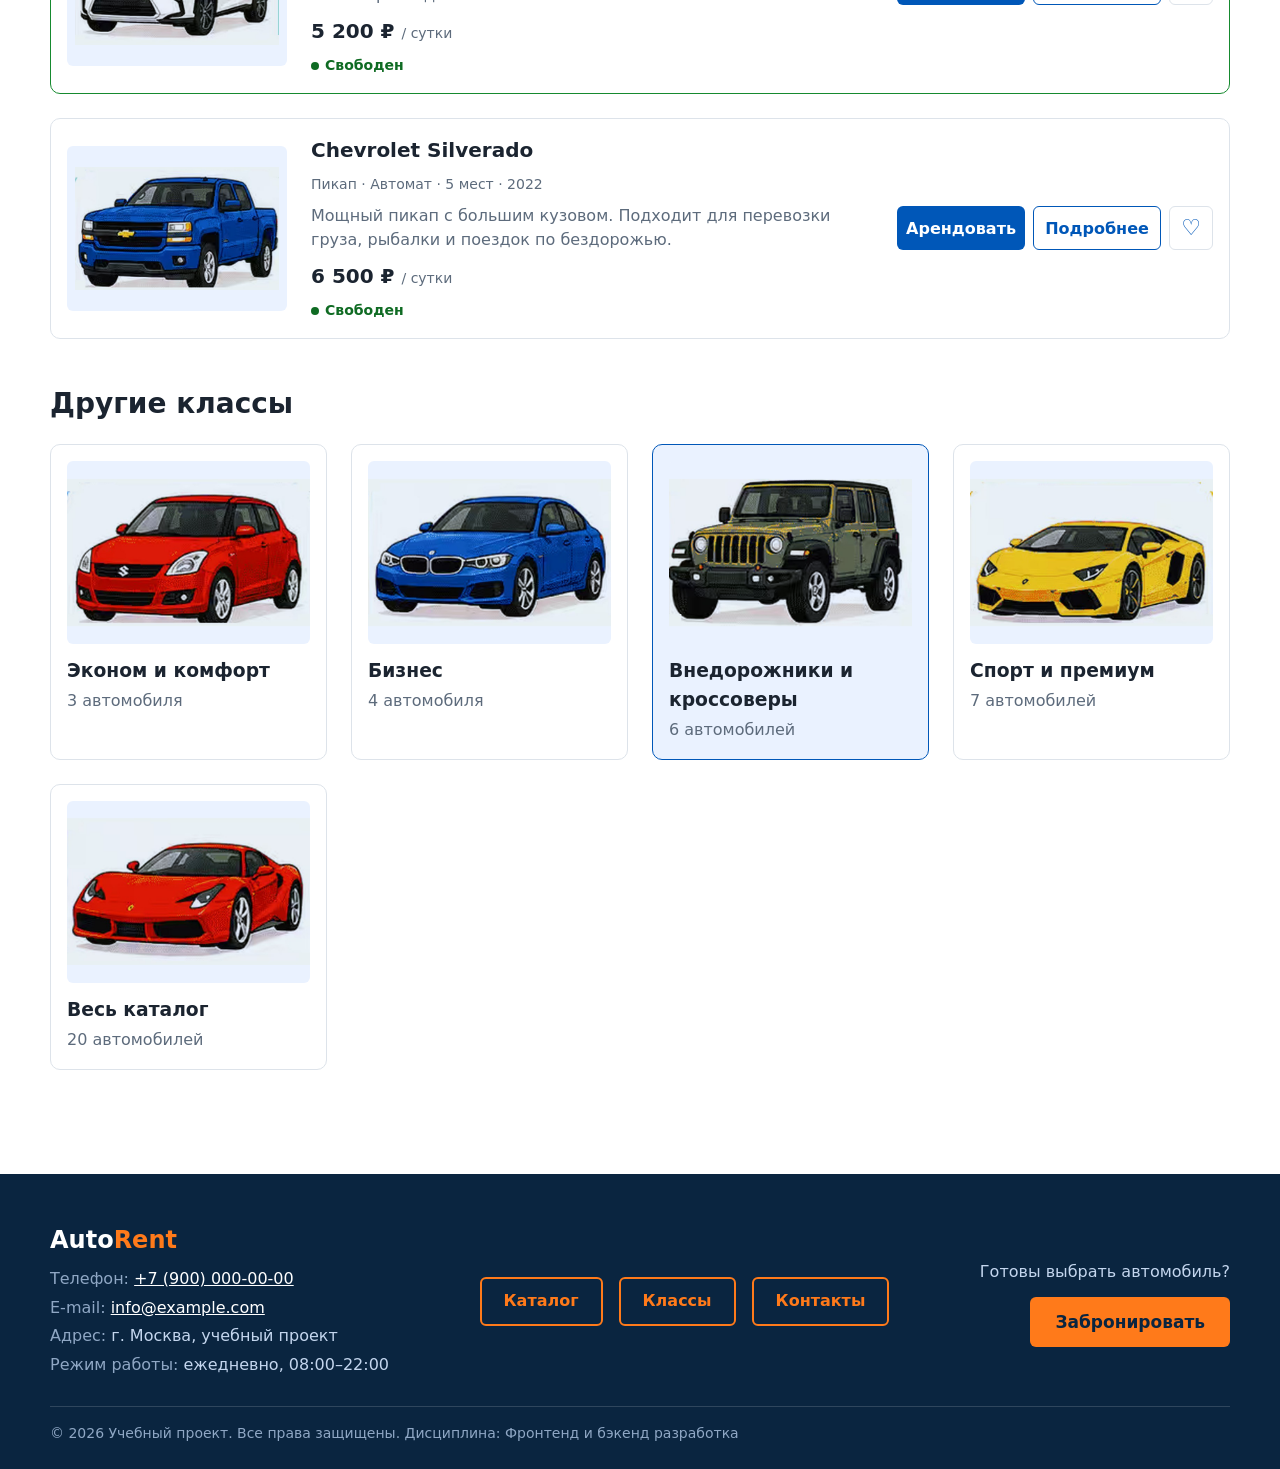
<file: category.html>
<!DOCTYPE html>
<html lang="ru">
<head>
  <meta charset="UTF-8">
  <meta name="viewport" content="width=device-width, initial-scale=1.0">
  <meta name="description" content="Автомобили по классам: эконом, бизнес, внедорожники и спорт.">
  <meta property="og:type" content="website">
  <meta property="og:title" content="Классы автомобилей — AutoRent">
  <meta property="og:description" content="Автомобили по классам: эконом, бизнес, внедорожники и спорт.">
  <meta property="og:locale" content="ru_RU">
  <meta name="theme-color" content="#0a2540">
  <title>Классы автомобилей — AutoRent</title>
  <link rel="icon" href="images/favicon.svg" type="image/svg+xml">
  <link rel="stylesheet" href="css/style.css">
  <script src="js/cars.js" defer></script>
  <script src="js/main.js" defer></script>
</head>
<body>
  <a class="skip-link" href="#main">Перейти к основному содержимому</a>
  <header class="site-header">
    <div class="site-header__inner">
      <a class="site-header__logo" href="index.html"><img class="site-header__logo-mark" src="images/favicon.svg" alt=""><span>Auto<span class="site-header__logo-accent">Rent</span></span></a>

      <nav class="site-nav" aria-label="Основная навигация">
        <ul class="site-nav__list">
          <li class="site-nav__item">
            <a class="site-nav__link" href="index.html">Главная</a>
          </li>
          <li class="site-nav__item">
            <a class="site-nav__link" href="catalog.html">Каталог</a>
          </li>
          <li class="site-nav__item">
            <a class="site-nav__link site-nav__link--active" href="category.html" aria-current="page">Классы</a>
          </li>
          <li class="site-nav__item">
            <a class="site-nav__link" href="contacts.html">Контакты</a>
          </li>
        </ul>
      </nav>

      <a class="site-header__fav" href="catalog.html?status=favorite" aria-label="Избранные автомобили">
        <span class="site-header__fav-icon" aria-hidden="true">&#9829;</span>
        <span class="visually-hidden">Избранное:</span>
        <span class="site-header__fav-count" id="fav-count">0</span>
      </a>

      <a class="site-header__phone" href="tel:+79000000000" aria-label="Позвонить: +7 (900) 000-00-00">+7 (900) 000-00-00</a>

      <button class="button button--accent site-header__cta" type="button" data-rent>Забронировать</button>
    </div>
  </header>

  <main id="main">
    <nav class="breadcrumbs" aria-label="Хлебные крошки">
      <a class="breadcrumbs__link" href="index.html">Главная</a>
      <span aria-hidden="true">/</span>
      <a class="breadcrumbs__link" href="catalog.html">Каталог</a>
      <span class="breadcrumbs__current" id="crumb-current" aria-current="page">Класс</span>
    </nav>

    <header class="category-header">
      <h1 class="category-header__title" id="category-title">Класс автомобилей</h1>
      <p class="category-header__text" id="category-text"></p>
      <ul class="category-header__rules" id="category-rules"></ul>
    </header>

    <section class="section" aria-labelledby="category-products-title">
      <h2 class="section__title" id="category-products-title">Автомобили класса</h2>

      <div class="catalog-toolbar">
        <p class="catalog-toolbar__count" id="results-count" role="status"></p>
        <div class="catalog-toolbar__sort">
          <label for="sort-select">Сортировка:</label>
          <select class="catalog-toolbar__select" id="sort-select">
            <option value="default">По умолчанию</option>
            <option value="price-asc">Сначала дешёвые</option>
            <option value="price-desc">Сначала дорогие</option>
            <option value="name">По названию</option>
          </select>
        </div>
      </div>

      <div class="products-grid products-grid--list" data-sortable data-category-page></div>
    </section>

    <section class="section" aria-labelledby="other-categories-title">
      <h2 class="section__title" id="other-categories-title">Другие классы</h2>
      <div class="category-grid" id="other-categories"></div>
    </section>
  </main>

  <footer class="site-footer" id="contacts">
    <div class="site-footer__inner">
      <div class="site-footer__info">
        <p class="site-footer__brand">Auto<span class="site-footer__accent">Rent</span></p>
        <address class="site-footer__address">
          <p class="site-footer__text"><span class="site-footer__label">Телефон:</span> <a class="site-footer__link" href="tel:+79000000000">+7 (900) 000-00-00</a></p>
          <p class="site-footer__text"><span class="site-footer__label">E-mail:</span> <a class="site-footer__link" href="mailto:info@example.com">info@example.com</a></p>
          <p class="site-footer__text"><span class="site-footer__label">Адрес:</span> г. Москва, учебный проект</p>
          <p class="site-footer__text"><span class="site-footer__label">Режим работы:</span> ежедневно, 08:00–22:00</p>
        </address>
      </div>
      <nav class="site-footer__nav" aria-label="Разделы сайта">
        <a class="site-footer__nav-link" href="catalog.html">Каталог</a>
        <a class="site-footer__nav-link" href="category.html">Классы</a>
        <a class="site-footer__nav-link" href="contacts.html">Контакты</a>
      </nav>

      <div class="site-footer__action">
        <p class="site-footer__text">Готовы выбрать автомобиль?</p>
        <button class="button button--accent button--large" type="button" data-rent>Забронировать</button>
      </div>
    </div>
    <p class="site-footer__copy">&copy; 2026 Учебный проект. Все права защищены. Дисциплина: Фронтенд и бэкенд разработка</p>
  </footer>

  <dialog class="order-dialog" id="order-dialog" aria-labelledby="order-dialog-title" aria-describedby="order-dialog-desc">
    <div class="order-dialog__content">
      <div class="order-dialog__header">
        <h2 class="order-dialog__title" id="order-dialog-title">Заявка на бронирование</h2>
        <button class="order-dialog__close" type="button" data-close-dialog aria-label="Закрыть окно">&times;</button>
      </div>
      <p class="order-dialog__text" id="order-dialog-desc">
        Вы выбрали: <strong id="order-dialog-product">автомобиль не выбран</strong>.
        Поля, отмеченные <span aria-hidden="true">*</span><span class="visually-hidden">звёздочкой</span>, обязательны.
      </p>

      <div class="error-summary" id="order-form-summary" role="group" aria-labelledby="order-summary-title" tabindex="-1" hidden>
        <h3 class="error-summary__title" id="order-summary-title">Проверьте форму</h3>
        <ul class="error-summary__list" id="order-summary-list"></ul>
      </div>

      <form class="order-form" id="order-form" action="#" method="post" novalidate>
        <div class="order-form__field">
          <label class="order-form__label" for="order-car">Автомобиль <span class="order-form__required" aria-hidden="true">*</span></label>
          <select class="order-form__select" id="order-car" name="car" required aria-describedby="order-car-error"></select>
          <p class="order-form__error" id="order-car-error" hidden></p>
        </div>

        <div class="order-form__field">
          <label class="order-form__label" for="order-name">Имя <span class="order-form__required" aria-hidden="true">*</span></label>
          <input class="order-form__input" id="order-name" name="name" type="text" placeholder="Введите ваше имя" autocomplete="given-name" required aria-describedby="order-name-error">
          <p class="order-form__error" id="order-name-error" hidden></p>
        </div>

        <div class="order-form__row">
          <div class="order-form__field">
            <label class="order-form__label" for="order-email">E-mail <span class="order-form__required" aria-hidden="true">*</span></label>
            <input class="order-form__input" id="order-email" name="email" type="email" placeholder="example@mail.ru" autocomplete="email" required aria-describedby="order-email-error">
            <p class="order-form__error" id="order-email-error" hidden></p>
          </div>

          <div class="order-form__field">
            <label class="order-form__label" for="order-phone">Телефон <span class="order-form__required" aria-hidden="true">*</span></label>
            <input class="order-form__input" id="order-phone" name="phone" type="tel" inputmode="tel" autocomplete="tel" placeholder="+7 (900) 000-00-00" pattern="^\+7 \(\d{3}\) \d{3}-\d{2}-\d{2}$" required aria-describedby="order-phone-hint order-phone-error">
            <small class="order-form__hint" id="order-phone-hint">Формат: +7 (900) 000-00-00</small>
            <p class="order-form__error" id="order-phone-error" hidden></p>
          </div>
        </div>

        <div class="order-form__row">
          <div class="order-form__field">
            <label class="order-form__label" for="order-start">Начало аренды <span class="order-form__required" aria-hidden="true">*</span></label>
            <input class="order-form__input" id="order-start" name="start" type="date" required aria-describedby="order-start-error">
            <p class="order-form__error" id="order-start-error" hidden></p>
          </div>

          <div class="order-form__field">
            <label class="order-form__label" for="order-end">Окончание аренды <span class="order-form__required" aria-hidden="true">*</span></label>
            <input class="order-form__input" id="order-end" name="end" type="date" required aria-describedby="order-end-error">
            <p class="order-form__error" id="order-end-error" hidden></p>
          </div>
        </div>

        <div class="order-form__field">
          <label class="order-form__label" for="order-place">Место получения <span class="order-form__required" aria-hidden="true">*</span></label>
          <select class="order-form__select" id="order-place" name="place" required aria-describedby="order-place-error">
            <option value="">Выберите место</option>
            <option value="office">Офис в центре города</option>
            <option value="airport">Аэропорт</option>
            <option value="delivery">Доставка по адресу</option>
          </select>
          <p class="order-form__error" id="order-place-error" hidden></p>
        </div>

        <fieldset class="order-form__fieldset">
          <legend class="order-form__legend">Дополнительные услуги</legend>
          <label class="order-form__option"><input class="order-form__input" type="checkbox" name="extras" value="seat"> Детское кресло (+300 ₽/сутки)</label>
          <label class="order-form__option"><input class="order-form__input" type="checkbox" name="extras" value="gps"> GPS-навигатор (+250 ₽/сутки)</label>
          <label class="order-form__option"><input class="order-form__input" type="checkbox" name="extras" value="insurance"> Полная страховка (+700 ₽/сутки)</label>
          <label class="order-form__option"><input class="order-form__input" type="checkbox" name="extras" value="driver"> Водитель (+2 500 ₽/сутки)</label>
        </fieldset>

        <div class="order-form__field">
          <label class="order-form__label" for="order-comment">Комментарий</label>
          <textarea class="order-form__textarea" id="order-comment" name="comment" rows="3" placeholder="Укажите дополнительную информацию" aria-describedby="order-comment-error"></textarea>
          <p class="order-form__error" id="order-comment-error" hidden></p>
        </div>

        <fieldset class="order-form__fieldset">
          <legend class="order-form__legend">Как с вами связаться</legend>
          <label class="order-form__option"><input class="order-form__input" type="radio" name="contact-method" value="phone" checked> По телефону</label>
          <label class="order-form__option"><input class="order-form__input" type="radio" name="contact-method" value="email"> По e-mail</label>
        </fieldset>

        <div class="order-summary" role="group" aria-label="Стоимость аренды">
          <p class="order-summary__total" id="order-total" role="status">Итого: —</p>
          <p class="order-summary__text" id="order-total-text">Выберите автомобиль и даты аренды, чтобы увидеть стоимость.</p>
        </div>

        <div class="order-form__field order-form__field--checkbox">
          <label class="order-form__label">
            <input class="order-form__input" id="order-agreement" name="agreement" type="checkbox" required aria-describedby="order-agreement-error">
            Я согласен на обработку данных <span class="order-form__required" aria-hidden="true">*</span>
          </label>
          <p class="order-form__error" id="order-agreement-error" hidden></p>
        </div>

        <div class="order-form__actions">
          <button class="button button--secondary" type="button" id="close-order-dialog" data-close-dialog>Закрыть</button>
          <button class="button button--primary" type="submit">Отправить заявку</button>
        </div>
      </form>
    </div>
  </dialog>

  <button class="back-to-top" id="back-to-top" type="button" aria-label="Наверх" title="Наверх" hidden>&uarr;</button>

  <div class="toast" id="success-toast" role="status" aria-live="polite" aria-atomic="true" hidden>
    <p class="toast__text" id="success-message"></p>
    <button class="toast__close" type="button" data-close-toast aria-label="Закрыть">&times;</button>
  </div>
  </div>
</body>
</html>
</file>
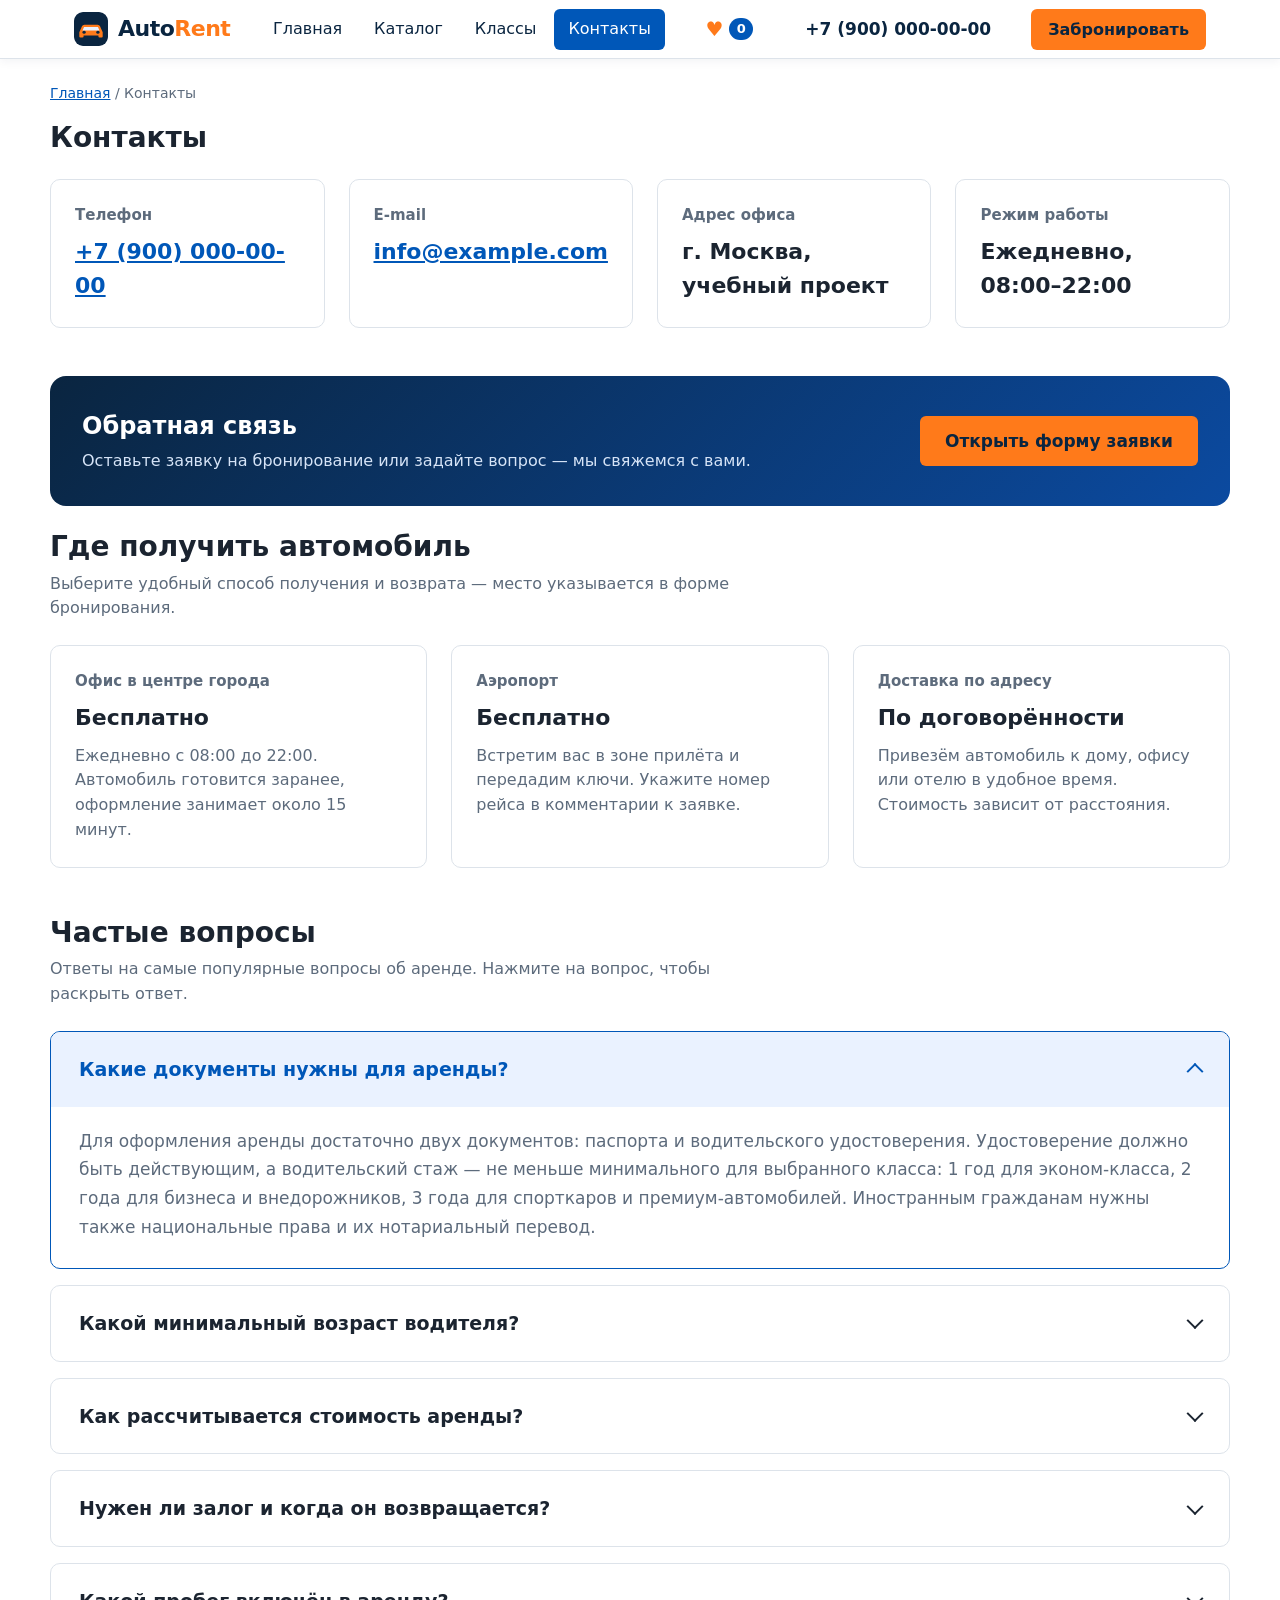
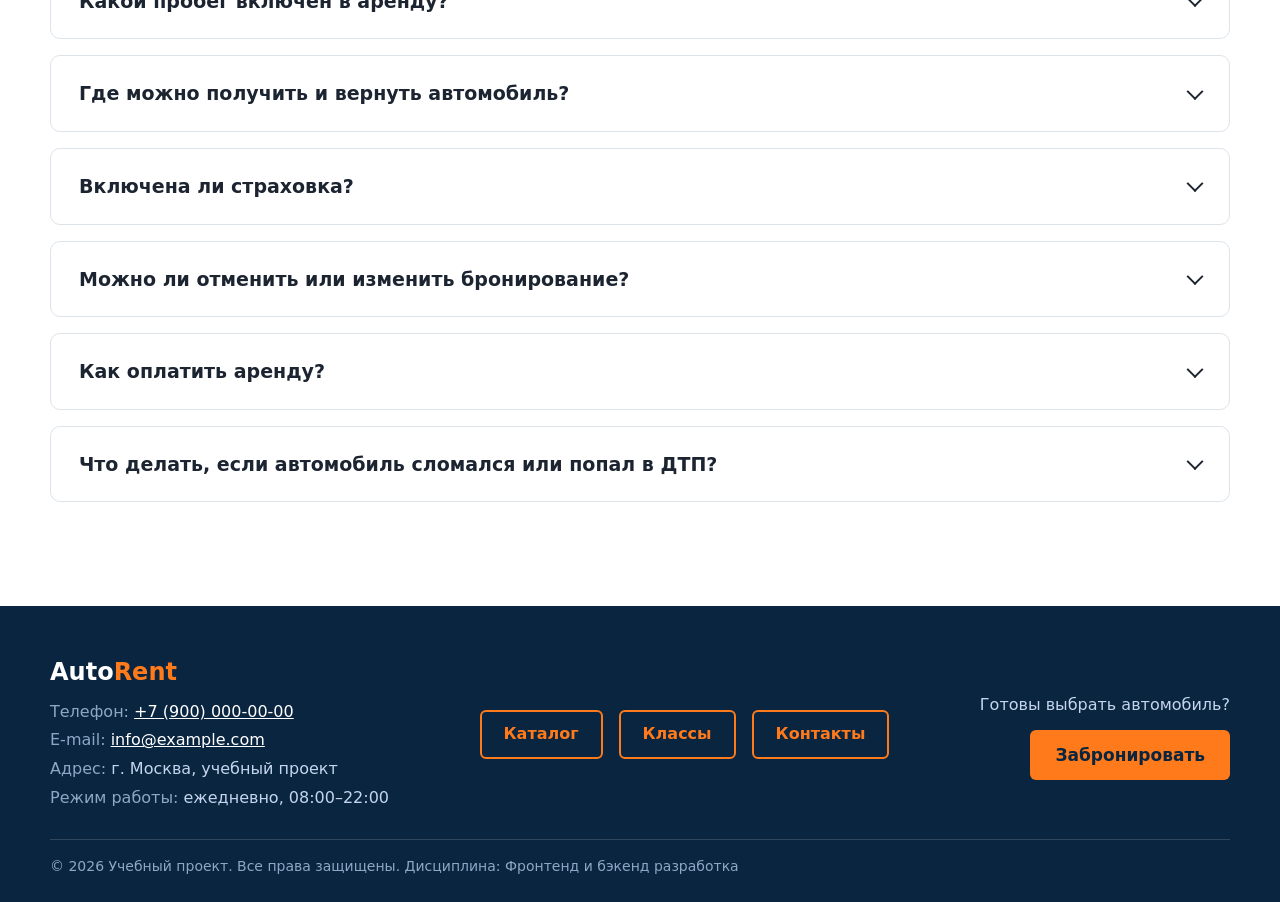
<file: contacts.html>
<!DOCTYPE html>
<html lang="ru">
<head>
  <meta charset="UTF-8">
  <meta name="viewport" content="width=device-width, initial-scale=1.0">
  <meta name="description" content="Контактная информация AutoRent: телефон, e-mail, адрес и частые вопросы об аренде автомобилей.">
  <meta property="og:type" content="website">
  <meta property="og:title" content="Контакты — AutoRent">
  <meta property="og:description" content="Контактная информация AutoRent: телефон, e-mail, адрес и частые вопросы об аренде автомобилей.">
  <meta property="og:locale" content="ru_RU">
  <meta name="theme-color" content="#0a2540">
  <title>Контакты — AutoRent</title>
  <link rel="icon" href="images/favicon.svg" type="image/svg+xml">
  <link rel="stylesheet" href="css/style.css">
  <script src="js/cars.js" defer></script>
  <script src="js/main.js" defer></script>
</head>
<body>
  <a class="skip-link" href="#main">Перейти к основному содержимому</a>
  <header class="site-header">
    <div class="site-header__inner">
      <a class="site-header__logo" href="index.html"><img class="site-header__logo-mark" src="images/favicon.svg" alt=""><span>Auto<span class="site-header__logo-accent">Rent</span></span></a>

      <nav class="site-nav" aria-label="Основная навигация">
        <ul class="site-nav__list">
          <li class="site-nav__item">
            <a class="site-nav__link" href="index.html">Главная</a>
          </li>
          <li class="site-nav__item">
            <a class="site-nav__link" href="catalog.html">Каталог</a>
          </li>
          <li class="site-nav__item">
            <a class="site-nav__link" href="category.html">Классы</a>
          </li>
          <li class="site-nav__item">
            <a class="site-nav__link site-nav__link--active" href="contacts.html" aria-current="page">Контакты</a>
          </li>
        </ul>
      </nav>

      <a class="site-header__fav" href="catalog.html?status=favorite" aria-label="Избранные автомобили">
        <span class="site-header__fav-icon" aria-hidden="true">&#9829;</span>
        <span class="visually-hidden">Избранное:</span>
        <span class="site-header__fav-count" id="fav-count">0</span>
      </a>

      <a class="site-header__phone" href="tel:+79000000000" aria-label="Позвонить: +7 (900) 000-00-00">+7 (900) 000-00-00</a>

      <button class="button button--accent site-header__cta" type="button" data-rent>Забронировать</button>
    </div>
  </header>

  <main id="main">
    <nav class="breadcrumbs" aria-label="Хлебные крошки">
      <a class="breadcrumbs__link" href="index.html">Главная</a>
      <span class="breadcrumbs__current" aria-current="page">Контакты</span>
    </nav>

    <section class="section">
      <h1 class="section__title">Контакты</h1>
      <ul class="contact-grid">
        <li class="contact-card">
          <h2 class="contact-card__title">Телефон</h2>
          <p class="contact-card__text"><a href="tel:+79000000000">+7 (900) 000-00-00</a></p>
        </li>
        <li class="contact-card">
          <h2 class="contact-card__title">E-mail</h2>
          <p class="contact-card__text"><a href="mailto:info@example.com">info@example.com</a></p>
        </li>
        <li class="contact-card">
          <h2 class="contact-card__title">Адрес офиса</h2>
          <p class="contact-card__text">г. Москва, учебный проект</p>
        </li>
        <li class="contact-card">
          <h2 class="contact-card__title">Режим работы</h2>
          <p class="contact-card__text">Ежедневно, 08:00–22:00</p>
        </li>
      </ul>
    </section>

    <section class="cta-banner" id="feedback" aria-labelledby="feedback-title">
      <div>
        <h2 class="cta-banner__title" id="feedback-title">Обратная связь</h2>
        <p class="cta-banner__text">Оставьте заявку на бронирование или задайте вопрос — мы свяжемся с вами.</p>
      </div>
      <button class="button button--accent button--large" type="button" data-rent>Открыть форму заявки</button>
    </section>

    <section class="section" id="points" aria-labelledby="points-title">
      <h2 class="section__title" id="points-title">Где получить автомобиль</h2>
      <p class="section__lead">Выберите удобный способ получения и возврата — место указывается в форме бронирования.</p>
      <ul class="contact-grid contact-grid--three">
        <li class="contact-card">
          <h3 class="contact-card__title">Офис в центре города</h3>
          <p class="contact-card__text">Бесплатно</p>
          <p class="contact-card__note">Ежедневно с 08:00 до 22:00. Автомобиль готовится заранее, оформление занимает около 15 минут.</p>
        </li>
        <li class="contact-card">
          <h3 class="contact-card__title">Аэропорт</h3>
          <p class="contact-card__text">Бесплатно</p>
          <p class="contact-card__note">Встретим вас в зоне прилёта и передадим ключи. Укажите номер рейса в комментарии к заявке.</p>
        </li>
        <li class="contact-card">
          <h3 class="contact-card__title">Доставка по адресу</h3>
          <p class="contact-card__text">По договорённости</p>
          <p class="contact-card__note">Привезём автомобиль к дому, офису или отелю в удобное время. Стоимость зависит от расстояния.</p>
        </li>
      </ul>
    </section>

    <section class="section" id="faq" aria-labelledby="faq-title">
      <h2 class="section__title" id="faq-title">Частые вопросы</h2>
      <p class="section__lead">Ответы на самые популярные вопросы об аренде. Нажмите на вопрос, чтобы раскрыть ответ.</p>
      <div class="faq">
        <details class="faq__item" open>
          <summary class="faq__question">Какие документы нужны для аренды?</summary>
          <p class="faq__answer">Для оформления аренды достаточно двух документов: паспорта и водительского удостоверения. Удостоверение должно быть действующим, а водительский стаж — не меньше минимального для выбранного класса: 1 год для эконом-класса, 2 года для бизнеса и внедорожников, 3 года для спорткаров и премиум-автомобилей. Иностранным гражданам нужны также национальные права и их нотариальный перевод.</p>
        </details>
        <details class="faq__item">
          <summary class="faq__question">Какой минимальный возраст водителя?</summary>
          <p class="faq__answer">Для автомобилей эконом-класса — от 21 года, для бизнеса и внедорожников — от 23 лет, для спорткаров и премиум-класса — от 25 лет. Точные требования для каждого автомобиля указаны в его карточке в разделе «Условия аренды».</p>
        </details>
        <details class="faq__item">
          <summary class="faq__question">Как рассчитывается стоимость аренды?</summary>
          <p class="faq__answer">Цена за сутки умножается на количество суток. Чем дольше аренда, тем выгоднее: от 3 суток действует скидка 5%, от 7 суток — 10%, от 14 суток — 15%. Дополнительные услуги (детское кресло, GPS, полная страховка, водитель) оплачиваются отдельно и считаются за каждые сутки. Предварительную сумму можно узнать в калькуляторе на странице любого автомобиля.</p>
        </details>
        <details class="faq__item">
          <summary class="faq__question">Нужен ли залог и когда он возвращается?</summary>
          <p class="faq__answer">Да, залог нужен. Его размер зависит от автомобиля: от 5 000 ₽ за экономичный хэтчбек до нескольких сотен тысяч рублей за суперкар. Точная сумма указана в характеристиках автомобиля. Залог полностью возвращается при сдаче автомобиля без повреждений и с тем же уровнем топлива, который был при выдаче.</p>
        </details>
        <details class="faq__item">
          <summary class="faq__question">Какой пробег включён в аренду?</summary>
          <p class="faq__answer">В стоимость включено 300 километров в сутки. Если вы проедете больше, за каждый дополнительный километр взимается 15 ₽. Если вы планируете дальнюю поездку, сообщите об этом в комментарии к заявке — мы подскажем подходящий вариант.</p>
        </details>
        <details class="faq__item">
          <summary class="faq__question">Где можно получить и вернуть автомобиль?</summary>
          <p class="faq__answer">Автомобиль можно забрать в нашем офисе в центре города, в аэропорту или заказать доставку по указанному адресу. Место получения выбирается в форме бронирования. Возвращать автомобиль можно в том же месте или в другом, о чём нужно заранее договориться с менеджером.</p>
        </details>
        <details class="faq__item">
          <summary class="faq__question">Включена ли страховка?</summary>
          <p class="faq__answer">Все автомобили застрахованы по ОСАГО. Если вы хотите быть спокойнее в дороге, добавьте к аренде полную страховку без франшизы за 700 ₽ в сутки: в этом случае вам не придётся оплачивать ремонт при повреждении автомобиля не по вашей вине и в большинстве других случаев.</p>
        </details>
        <details class="faq__item">
          <summary class="faq__question">Можно ли отменить или изменить бронирование?</summary>
          <p class="faq__answer">Да. Бесплатно отменить бронирование или изменить даты можно не позднее чем за 24 часа до начала аренды. Для этого позвоните нам по телефону или напишите на почту. При более поздней отмене может удерживаться стоимость первых суток аренды.</p>
        </details>
        <details class="faq__item">
          <summary class="faq__question">Как оплатить аренду?</summary>
          <p class="faq__answer">Оплатить аренду можно банковской картой онлайн или при получении автомобиля. После отправки заявки менеджер свяжется с вами выбранным способом, подтвердит наличие автомобиля на ваши даты и сообщит окончательную сумму.</p>
        </details>
        <details class="faq__item">
          <summary class="faq__question">Что делать, если автомобиль сломался или попал в ДТП?</summary>
          <p class="faq__answer">Сразу позвоните в службу поддержки — она работает круглосуточно. Не уезжайте с места происшествия и дождитесь инструкций: мы поможем оформить документы, организуем эвакуацию и при возможности подберём вам замену.</p>
        </details>
      </div>
    </section>
  </main>

  <footer class="site-footer" id="contacts">
    <div class="site-footer__inner">
      <div class="site-footer__info">
        <p class="site-footer__brand">Auto<span class="site-footer__accent">Rent</span></p>
        <address class="site-footer__address">
          <p class="site-footer__text"><span class="site-footer__label">Телефон:</span> <a class="site-footer__link" href="tel:+79000000000">+7 (900) 000-00-00</a></p>
          <p class="site-footer__text"><span class="site-footer__label">E-mail:</span> <a class="site-footer__link" href="mailto:info@example.com">info@example.com</a></p>
          <p class="site-footer__text"><span class="site-footer__label">Адрес:</span> г. Москва, учебный проект</p>
          <p class="site-footer__text"><span class="site-footer__label">Режим работы:</span> ежедневно, 08:00–22:00</p>
        </address>
      </div>
      <nav class="site-footer__nav" aria-label="Разделы сайта">
        <a class="site-footer__nav-link" href="catalog.html">Каталог</a>
        <a class="site-footer__nav-link" href="category.html">Классы</a>
        <a class="site-footer__nav-link" href="contacts.html">Контакты</a>
      </nav>

      <div class="site-footer__action">
        <p class="site-footer__text">Готовы выбрать автомобиль?</p>
        <button class="button button--accent button--large" type="button" data-rent>Забронировать</button>
      </div>
    </div>
    <p class="site-footer__copy">&copy; 2026 Учебный проект. Все права защищены. Дисциплина: Фронтенд и бэкенд разработка</p>
  </footer>

  <dialog class="order-dialog" id="order-dialog" aria-labelledby="order-dialog-title" aria-describedby="order-dialog-desc">
    <div class="order-dialog__content">
      <div class="order-dialog__header">
        <h2 class="order-dialog__title" id="order-dialog-title">Заявка на бронирование</h2>
        <button class="order-dialog__close" type="button" data-close-dialog aria-label="Закрыть окно">&times;</button>
      </div>
      <p class="order-dialog__text" id="order-dialog-desc">
        Вы выбрали: <strong id="order-dialog-product">автомобиль не выбран</strong>.
        Поля, отмеченные <span aria-hidden="true">*</span><span class="visually-hidden">звёздочкой</span>, обязательны.
      </p>

      <div class="error-summary" id="order-form-summary" role="group" aria-labelledby="order-summary-title" tabindex="-1" hidden>
        <h3 class="error-summary__title" id="order-summary-title">Проверьте форму</h3>
        <ul class="error-summary__list" id="order-summary-list"></ul>
      </div>

      <form class="order-form" id="order-form" action="#" method="post" novalidate>
        <div class="order-form__field">
          <label class="order-form__label" for="order-car">Автомобиль <span class="order-form__required" aria-hidden="true">*</span></label>
          <select class="order-form__select" id="order-car" name="car" required aria-describedby="order-car-error"></select>
          <p class="order-form__error" id="order-car-error" hidden></p>
        </div>

        <div class="order-form__field">
          <label class="order-form__label" for="order-name">Имя <span class="order-form__required" aria-hidden="true">*</span></label>
          <input class="order-form__input" id="order-name" name="name" type="text" placeholder="Введите ваше имя" autocomplete="given-name" required aria-describedby="order-name-error">
          <p class="order-form__error" id="order-name-error" hidden></p>
        </div>

        <div class="order-form__row">
          <div class="order-form__field">
            <label class="order-form__label" for="order-email">E-mail <span class="order-form__required" aria-hidden="true">*</span></label>
            <input class="order-form__input" id="order-email" name="email" type="email" placeholder="example@mail.ru" autocomplete="email" required aria-describedby="order-email-error">
            <p class="order-form__error" id="order-email-error" hidden></p>
          </div>

          <div class="order-form__field">
            <label class="order-form__label" for="order-phone">Телефон <span class="order-form__required" aria-hidden="true">*</span></label>
            <input class="order-form__input" id="order-phone" name="phone" type="tel" inputmode="tel" autocomplete="tel" placeholder="+7 (900) 000-00-00" pattern="^\+7 \(\d{3}\) \d{3}-\d{2}-\d{2}$" required aria-describedby="order-phone-hint order-phone-error">
            <small class="order-form__hint" id="order-phone-hint">Формат: +7 (900) 000-00-00</small>
            <p class="order-form__error" id="order-phone-error" hidden></p>
          </div>
        </div>

        <div class="order-form__row">
          <div class="order-form__field">
            <label class="order-form__label" for="order-start">Начало аренды <span class="order-form__required" aria-hidden="true">*</span></label>
            <input class="order-form__input" id="order-start" name="start" type="date" required aria-describedby="order-start-error">
            <p class="order-form__error" id="order-start-error" hidden></p>
          </div>

          <div class="order-form__field">
            <label class="order-form__label" for="order-end">Окончание аренды <span class="order-form__required" aria-hidden="true">*</span></label>
            <input class="order-form__input" id="order-end" name="end" type="date" required aria-describedby="order-end-error">
            <p class="order-form__error" id="order-end-error" hidden></p>
          </div>
        </div>

        <div class="order-form__field">
          <label class="order-form__label" for="order-place">Место получения <span class="order-form__required" aria-hidden="true">*</span></label>
          <select class="order-form__select" id="order-place" name="place" required aria-describedby="order-place-error">
            <option value="">Выберите место</option>
            <option value="office">Офис в центре города</option>
            <option value="airport">Аэропорт</option>
            <option value="delivery">Доставка по адресу</option>
          </select>
          <p class="order-form__error" id="order-place-error" hidden></p>
        </div>

        <fieldset class="order-form__fieldset">
          <legend class="order-form__legend">Дополнительные услуги</legend>
          <label class="order-form__option"><input class="order-form__input" type="checkbox" name="extras" value="seat"> Детское кресло (+300 ₽/сутки)</label>
          <label class="order-form__option"><input class="order-form__input" type="checkbox" name="extras" value="gps"> GPS-навигатор (+250 ₽/сутки)</label>
          <label class="order-form__option"><input class="order-form__input" type="checkbox" name="extras" value="insurance"> Полная страховка (+700 ₽/сутки)</label>
          <label class="order-form__option"><input class="order-form__input" type="checkbox" name="extras" value="driver"> Водитель (+2 500 ₽/сутки)</label>
        </fieldset>

        <div class="order-form__field">
          <label class="order-form__label" for="order-comment">Комментарий</label>
          <textarea class="order-form__textarea" id="order-comment" name="comment" rows="3" placeholder="Укажите дополнительную информацию" aria-describedby="order-comment-error"></textarea>
          <p class="order-form__error" id="order-comment-error" hidden></p>
        </div>

        <fieldset class="order-form__fieldset">
          <legend class="order-form__legend">Как с вами связаться</legend>
          <label class="order-form__option"><input class="order-form__input" type="radio" name="contact-method" value="phone" checked> По телефону</label>
          <label class="order-form__option"><input class="order-form__input" type="radio" name="contact-method" value="email"> По e-mail</label>
        </fieldset>

        <div class="order-summary" role="group" aria-label="Стоимость аренды">
          <p class="order-summary__total" id="order-total" role="status">Итого: —</p>
          <p class="order-summary__text" id="order-total-text">Выберите автомобиль и даты аренды, чтобы увидеть стоимость.</p>
        </div>

        <div class="order-form__field order-form__field--checkbox">
          <label class="order-form__label">
            <input class="order-form__input" id="order-agreement" name="agreement" type="checkbox" required aria-describedby="order-agreement-error">
            Я согласен на обработку данных <span class="order-form__required" aria-hidden="true">*</span>
          </label>
          <p class="order-form__error" id="order-agreement-error" hidden></p>
        </div>

        <div class="order-form__actions">
          <button class="button button--secondary" type="button" id="close-order-dialog" data-close-dialog>Закрыть</button>
          <button class="button button--primary" type="submit">Отправить заявку</button>
        </div>
      </form>
    </div>
  </dialog>

  <button class="back-to-top" id="back-to-top" type="button" aria-label="Наверх" title="Наверх" hidden>&uarr;</button>

  <div class="toast" id="success-toast" role="status" aria-live="polite" aria-atomic="true" hidden>
    <p class="toast__text" id="success-message"></p>
    <button class="toast__close" type="button" data-close-toast aria-label="Закрыть">&times;</button>
  </div>
  </div>
</body>
</html>
</file>
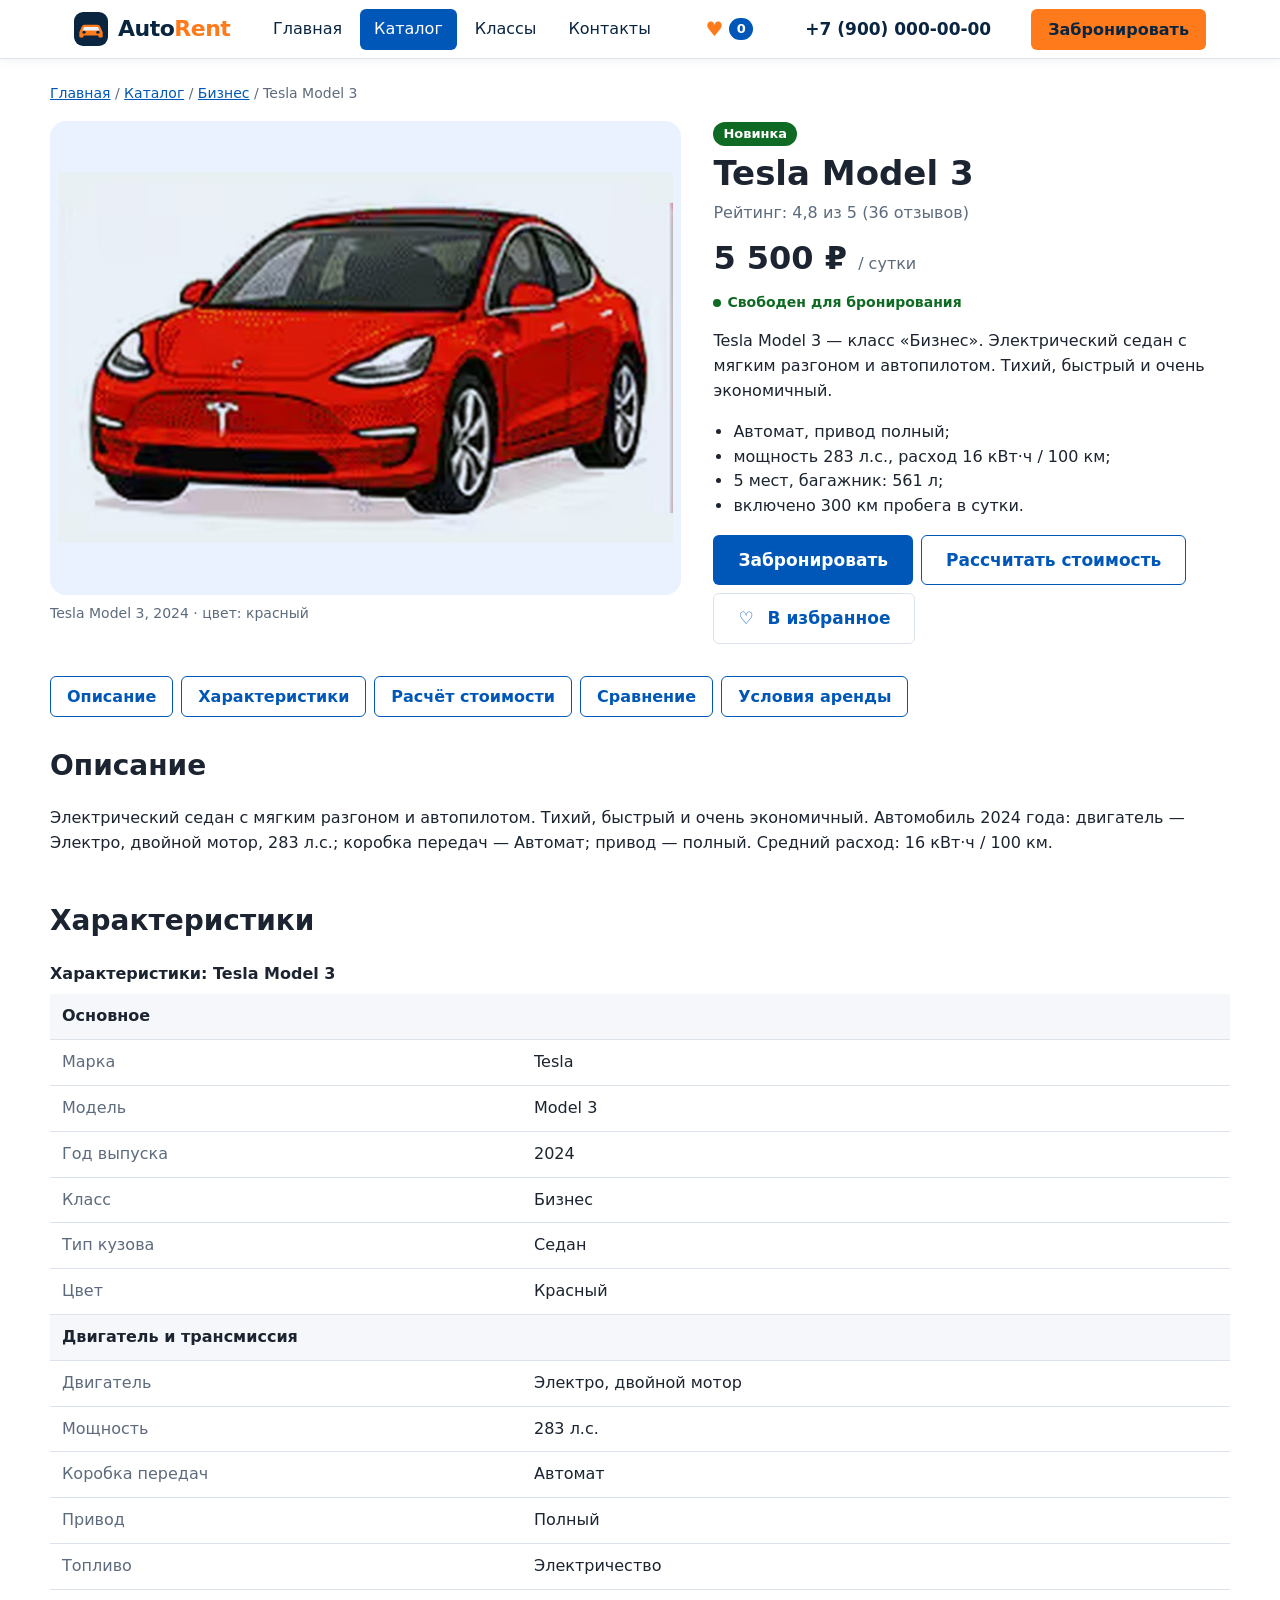
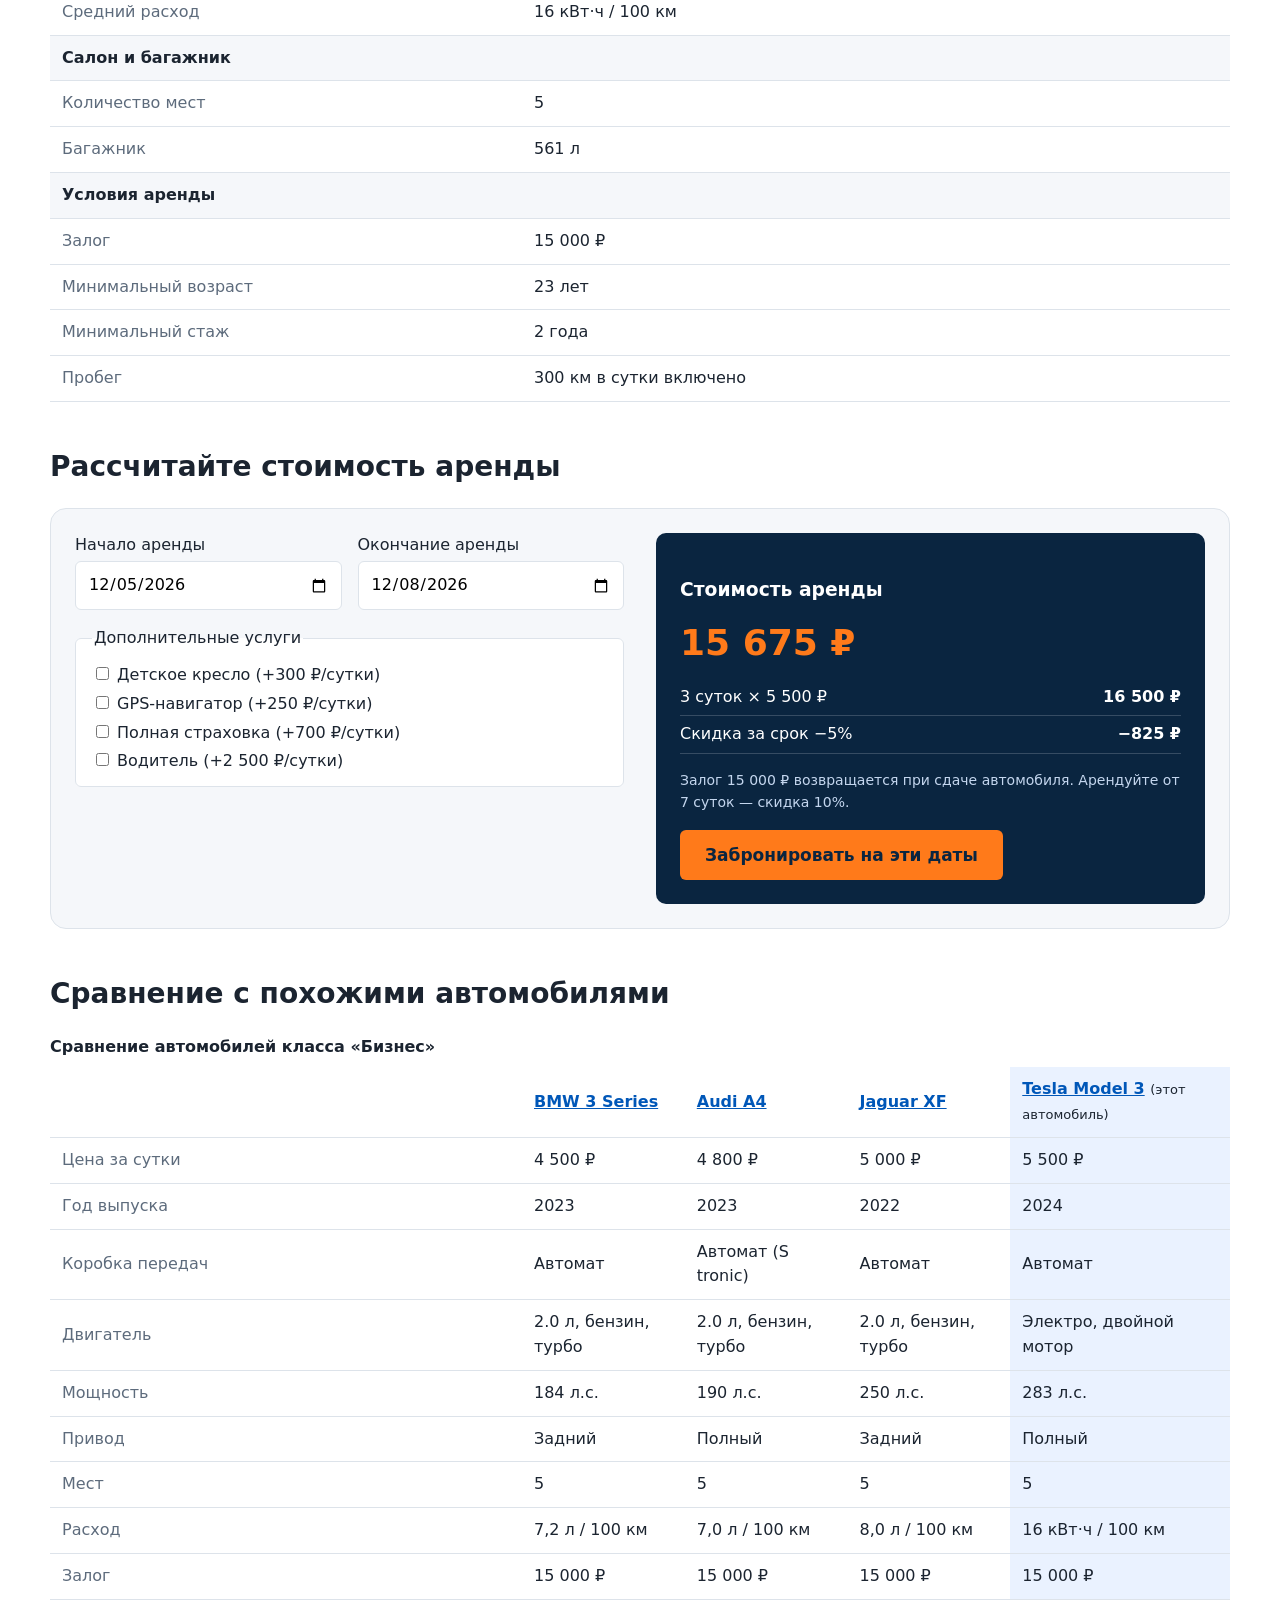
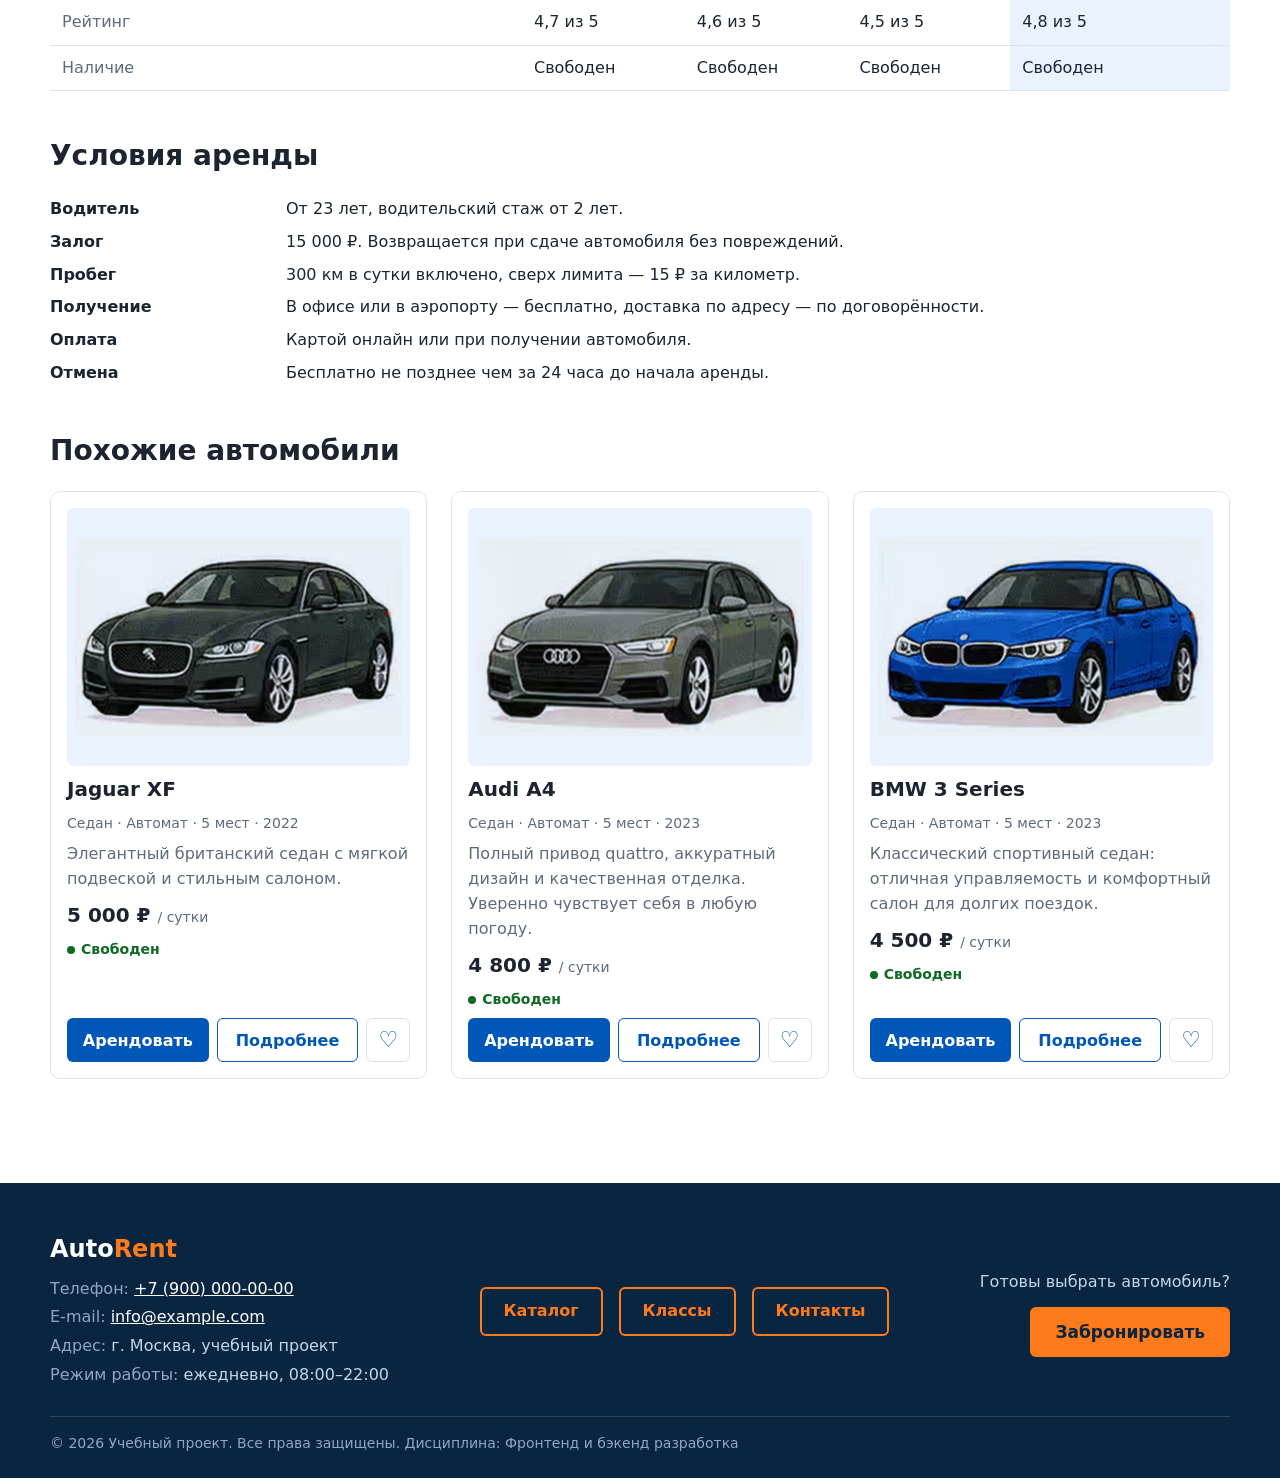
<file: product.html>
<!DOCTYPE html>
<html lang="ru">
<head>
  <meta charset="UTF-8">
  <meta name="viewport" content="width=device-width, initial-scale=1.0">
  <meta name="description" content="Карточка автомобиля: характеристики, расчёт стоимости аренды, сравнение и условия.">
  <meta property="og:type" content="website">
  <meta property="og:title" content="Автомобиль — аренда | AutoRent">
  <meta property="og:description" content="Карточка автомобиля: характеристики, расчёт стоимости аренды, сравнение и условия.">
  <meta property="og:locale" content="ru_RU">
  <meta name="theme-color" content="#0a2540">
  <title>Автомобиль — аренда | AutoRent</title>
  <link rel="icon" href="images/favicon.svg" type="image/svg+xml">
  <link rel="stylesheet" href="css/style.css">
  <script src="js/cars.js" defer></script>
  <script src="js/main.js" defer></script>
</head>
<body>
  <a class="skip-link" href="#main">Перейти к основному содержимому</a>
  <header class="site-header">
    <div class="site-header__inner">
      <a class="site-header__logo" href="index.html"><img class="site-header__logo-mark" src="images/favicon.svg" alt=""><span>Auto<span class="site-header__logo-accent">Rent</span></span></a>

      <nav class="site-nav" aria-label="Основная навигация">
        <ul class="site-nav__list">
          <li class="site-nav__item">
            <a class="site-nav__link" href="index.html">Главная</a>
          </li>
          <li class="site-nav__item">
            <a class="site-nav__link site-nav__link--active" href="catalog.html" aria-current="page">Каталог</a>
          </li>
          <li class="site-nav__item">
            <a class="site-nav__link" href="category.html">Классы</a>
          </li>
          <li class="site-nav__item">
            <a class="site-nav__link" href="contacts.html">Контакты</a>
          </li>
        </ul>
      </nav>

      <a class="site-header__fav" href="catalog.html?status=favorite" aria-label="Избранные автомобили">
        <span class="site-header__fav-icon" aria-hidden="true">&#9829;</span>
        <span class="visually-hidden">Избранное:</span>
        <span class="site-header__fav-count" id="fav-count">0</span>
      </a>

      <a class="site-header__phone" href="tel:+79000000000" aria-label="Позвонить: +7 (900) 000-00-00">+7 (900) 000-00-00</a>

      <button class="button button--accent site-header__cta" type="button" data-rent>Забронировать</button>
    </div>
  </header>

  <main id="main">
    <nav class="breadcrumbs" aria-label="Хлебные крошки">
      <a class="breadcrumbs__link" href="index.html">Главная</a>
      <span aria-hidden="true">/</span>
      <a class="breadcrumbs__link" href="catalog.html">Каталог</a>
      <span aria-hidden="true">/</span>
      <a class="breadcrumbs__link" id="crumb-category" href="category.html">Класс</a>
      <span class="breadcrumbs__current" id="crumb-current" aria-current="page">Автомобиль</span>
    </nav>

    <article class="product-details" aria-labelledby="product-title">
      <figure class="product-details__gallery">
        <div class="product-details__image"><img class="product-details__img" id="product-image" src="images/tesla.jpg" alt=""></div>
        <figcaption class="product-details__caption" id="product-caption">Фото автомобиля</figcaption>
      </figure>

      <div class="product-details__info">
        <span class="badge" id="product-badge">Хит</span>
        <h1 class="product-details__title" id="product-title">Автомобиль</h1>
        <p class="product-details__rating" id="product-rating"></p>
        <p class="product-details__price" id="product-price"></p>
        <p class="stock stock--in" id="product-stock"></p>
        <p id="product-short"></p>

        <ul class="product-details__features" id="product-features"></ul>

        <div class="product-details__actions">
          <button class="button button--primary button--large" id="product-order-button" type="button" data-rent data-from-calc>Забронировать</button>
          <a class="button button--secondary button--large" href="#calc">Рассчитать стоимость</a>
          <button class="button button--ghost button--large" id="product-favorite" type="button" data-favorite="0" aria-pressed="false">В избранное</button>
        </div>
      </div>
    </article>

    <nav class="anchor-nav" aria-label="Разделы карточки автомобиля">
      <a class="button button--secondary" href="#description">Описание</a>
      <a class="button button--secondary" href="#specs">Характеристики</a>
      <a class="button button--secondary" href="#calc">Расчёт стоимости</a>
      <a class="button button--secondary" href="#compare">Сравнение</a>
      <a class="button button--secondary" href="#rules">Условия аренды</a>
    </nav>

    <section class="section" id="description" tabindex="-1">
      <h2 class="section__title">Описание</h2>
      <p id="product-long"></p>
    </section>

    <section class="section" id="specs" tabindex="-1">
      <h2 class="section__title">Характеристики</h2>
      <div class="table-scroll" role="region" aria-label="Таблица характеристик" tabindex="0">
        <table class="data-table" id="specs-table"></table>
      </div>
    </section>

    <section class="section" id="calc" tabindex="-1">
      <h2 class="section__title">Рассчитайте стоимость аренды</h2>
      <form class="rental-calc" id="calc-form" action="#" novalidate>
        <div class="rental-calc__fields">
          <div class="order-form__row">
            <div>
              <label class="order-form__label" for="calc-start">Начало аренды</label>
              <input class="order-form__input" id="calc-start" name="start" type="date" required>
            </div>
            <div>
              <label class="order-form__label" for="calc-end">Окончание аренды</label>
              <input class="order-form__input" id="calc-end" name="end" type="date" required>
            </div>
          </div>

          <fieldset class="rental-calc__fieldset">
            <legend class="order-form__legend">Дополнительные услуги</legend>
            <label class="rental-calc__option"><input type="checkbox" name="extras" value="seat"> Детское кресло (+300 ₽/сутки)</label>
            <label class="rental-calc__option"><input type="checkbox" name="extras" value="gps"> GPS-навигатор (+250 ₽/сутки)</label>
            <label class="rental-calc__option"><input type="checkbox" name="extras" value="insurance"> Полная страховка (+700 ₽/сутки)</label>
            <label class="rental-calc__option"><input type="checkbox" name="extras" value="driver"> Водитель (+2 500 ₽/сутки)</label>
          </fieldset>
        </div>

        <div class="rental-calc__result" aria-live="polite">
          <h3>Стоимость аренды</h3>
          <p class="rental-calc__total" id="calc-total">—</p>
          <ul class="rental-calc__lines" id="calc-lines"></ul>
          <p class="rental-calc__note" id="calc-note"></p>
          <p class="rental-calc__error" id="calc-error" hidden>Дата окончания не может быть раньше даты начала.</p>
          <button class="button button--accent button--large" id="calc-order-button" type="button" data-rent data-from-calc>Забронировать на эти даты</button>
        </div>
      </form>
    </section>

    <section class="section" id="compare" tabindex="-1">
      <h2 class="section__title">Сравнение с похожими автомобилями</h2>
      <div class="table-scroll" role="region" aria-label="Таблица сравнения, прокручивается по горизонтали" tabindex="0">
        <table class="data-table" id="compare-table"></table>
      </div>
    </section>

    <section class="section" id="rules" tabindex="-1">
      <h2 class="section__title">Условия аренды</h2>
      <dl class="info-list">
        <dt>Водитель</dt><dd id="rule-age"></dd>
        <dt>Залог</dt><dd id="rule-deposit"></dd>
        <dt>Пробег</dt><dd>300 км в сутки включено, сверх лимита — 15 ₽ за километр.</dd>
        <dt>Получение</dt><dd>В офисе или в аэропорту — бесплатно, доставка по адресу — по договорённости.</dd>
        <dt>Оплата</dt><dd>Картой онлайн или при получении автомобиля.</dd>
        <dt>Отмена</dt><dd>Бесплатно не позднее чем за 24 часа до начала аренды.</dd>
      </dl>
    </section>

    <section class="section" aria-labelledby="related-title">
      <h2 class="section__title" id="related-title">Похожие автомобили</h2>
      <div class="products-grid" id="related-grid"></div>
    </section>
  </main>

  <footer class="site-footer" id="contacts">
    <div class="site-footer__inner">
      <div class="site-footer__info">
        <p class="site-footer__brand">Auto<span class="site-footer__accent">Rent</span></p>
        <address class="site-footer__address">
          <p class="site-footer__text"><span class="site-footer__label">Телефон:</span> <a class="site-footer__link" href="tel:+79000000000">+7 (900) 000-00-00</a></p>
          <p class="site-footer__text"><span class="site-footer__label">E-mail:</span> <a class="site-footer__link" href="mailto:info@example.com">info@example.com</a></p>
          <p class="site-footer__text"><span class="site-footer__label">Адрес:</span> г. Москва, учебный проект</p>
          <p class="site-footer__text"><span class="site-footer__label">Режим работы:</span> ежедневно, 08:00–22:00</p>
        </address>
      </div>
      <nav class="site-footer__nav" aria-label="Разделы сайта">
        <a class="site-footer__nav-link" href="catalog.html">Каталог</a>
        <a class="site-footer__nav-link" href="category.html">Классы</a>
        <a class="site-footer__nav-link" href="contacts.html">Контакты</a>
      </nav>

      <div class="site-footer__action">
        <p class="site-footer__text">Готовы выбрать автомобиль?</p>
        <button class="button button--accent button--large" type="button" data-rent>Забронировать</button>
      </div>
    </div>
    <p class="site-footer__copy">&copy; 2026 Учебный проект. Все права защищены. Дисциплина: Фронтенд и бэкенд разработка</p>
  </footer>

  <dialog class="order-dialog" id="order-dialog" aria-labelledby="order-dialog-title" aria-describedby="order-dialog-desc">
    <div class="order-dialog__content">
      <div class="order-dialog__header">
        <h2 class="order-dialog__title" id="order-dialog-title">Заявка на бронирование</h2>
        <button class="order-dialog__close" type="button" data-close-dialog aria-label="Закрыть окно">&times;</button>
      </div>
      <p class="order-dialog__text" id="order-dialog-desc">
        Вы выбрали: <strong id="order-dialog-product">автомобиль не выбран</strong>.
        Поля, отмеченные <span aria-hidden="true">*</span><span class="visually-hidden">звёздочкой</span>, обязательны.
      </p>

      <div class="error-summary" id="order-form-summary" role="group" aria-labelledby="order-summary-title" tabindex="-1" hidden>
        <h3 class="error-summary__title" id="order-summary-title">Проверьте форму</h3>
        <ul class="error-summary__list" id="order-summary-list"></ul>
      </div>

      <form class="order-form" id="order-form" action="#" method="post" novalidate>
        <div class="order-form__field">
          <label class="order-form__label" for="order-car">Автомобиль <span class="order-form__required" aria-hidden="true">*</span></label>
          <select class="order-form__select" id="order-car" name="car" required aria-describedby="order-car-error"></select>
          <p class="order-form__error" id="order-car-error" hidden></p>
        </div>

        <div class="order-form__field">
          <label class="order-form__label" for="order-name">Имя <span class="order-form__required" aria-hidden="true">*</span></label>
          <input class="order-form__input" id="order-name" name="name" type="text" placeholder="Введите ваше имя" autocomplete="given-name" required aria-describedby="order-name-error">
          <p class="order-form__error" id="order-name-error" hidden></p>
        </div>

        <div class="order-form__row">
          <div class="order-form__field">
            <label class="order-form__label" for="order-email">E-mail <span class="order-form__required" aria-hidden="true">*</span></label>
            <input class="order-form__input" id="order-email" name="email" type="email" placeholder="example@mail.ru" autocomplete="email" required aria-describedby="order-email-error">
            <p class="order-form__error" id="order-email-error" hidden></p>
          </div>

          <div class="order-form__field">
            <label class="order-form__label" for="order-phone">Телефон <span class="order-form__required" aria-hidden="true">*</span></label>
            <input class="order-form__input" id="order-phone" name="phone" type="tel" inputmode="tel" autocomplete="tel" placeholder="+7 (900) 000-00-00" pattern="^\+7 \(\d{3}\) \d{3}-\d{2}-\d{2}$" required aria-describedby="order-phone-hint order-phone-error">
            <small class="order-form__hint" id="order-phone-hint">Формат: +7 (900) 000-00-00</small>
            <p class="order-form__error" id="order-phone-error" hidden></p>
          </div>
        </div>

        <div class="order-form__row">
          <div class="order-form__field">
            <label class="order-form__label" for="order-start">Начало аренды <span class="order-form__required" aria-hidden="true">*</span></label>
            <input class="order-form__input" id="order-start" name="start" type="date" required aria-describedby="order-start-error">
            <p class="order-form__error" id="order-start-error" hidden></p>
          </div>

          <div class="order-form__field">
            <label class="order-form__label" for="order-end">Окончание аренды <span class="order-form__required" aria-hidden="true">*</span></label>
            <input class="order-form__input" id="order-end" name="end" type="date" required aria-describedby="order-end-error">
            <p class="order-form__error" id="order-end-error" hidden></p>
          </div>
        </div>

        <div class="order-form__field">
          <label class="order-form__label" for="order-place">Место получения <span class="order-form__required" aria-hidden="true">*</span></label>
          <select class="order-form__select" id="order-place" name="place" required aria-describedby="order-place-error">
            <option value="">Выберите место</option>
            <option value="office">Офис в центре города</option>
            <option value="airport">Аэропорт</option>
            <option value="delivery">Доставка по адресу</option>
          </select>
          <p class="order-form__error" id="order-place-error" hidden></p>
        </div>

        <fieldset class="order-form__fieldset">
          <legend class="order-form__legend">Дополнительные услуги</legend>
          <label class="order-form__option"><input class="order-form__input" type="checkbox" name="extras" value="seat"> Детское кресло (+300 ₽/сутки)</label>
          <label class="order-form__option"><input class="order-form__input" type="checkbox" name="extras" value="gps"> GPS-навигатор (+250 ₽/сутки)</label>
          <label class="order-form__option"><input class="order-form__input" type="checkbox" name="extras" value="insurance"> Полная страховка (+700 ₽/сутки)</label>
          <label class="order-form__option"><input class="order-form__input" type="checkbox" name="extras" value="driver"> Водитель (+2 500 ₽/сутки)</label>
        </fieldset>

        <div class="order-form__field">
          <label class="order-form__label" for="order-comment">Комментарий</label>
          <textarea class="order-form__textarea" id="order-comment" name="comment" rows="3" placeholder="Укажите дополнительную информацию" aria-describedby="order-comment-error"></textarea>
          <p class="order-form__error" id="order-comment-error" hidden></p>
        </div>

        <fieldset class="order-form__fieldset">
          <legend class="order-form__legend">Как с вами связаться</legend>
          <label class="order-form__option"><input class="order-form__input" type="radio" name="contact-method" value="phone" checked> По телефону</label>
          <label class="order-form__option"><input class="order-form__input" type="radio" name="contact-method" value="email"> По e-mail</label>
        </fieldset>

        <div class="order-summary" role="group" aria-label="Стоимость аренды">
          <p class="order-summary__total" id="order-total" role="status">Итого: —</p>
          <p class="order-summary__text" id="order-total-text">Выберите автомобиль и даты аренды, чтобы увидеть стоимость.</p>
        </div>

        <div class="order-form__field order-form__field--checkbox">
          <label class="order-form__label">
            <input class="order-form__input" id="order-agreement" name="agreement" type="checkbox" required aria-describedby="order-agreement-error">
            Я согласен на обработку данных <span class="order-form__required" aria-hidden="true">*</span>
          </label>
          <p class="order-form__error" id="order-agreement-error" hidden></p>
        </div>

        <div class="order-form__actions">
          <button class="button button--secondary" type="button" id="close-order-dialog" data-close-dialog>Закрыть</button>
          <button class="button button--primary" type="submit">Отправить заявку</button>
        </div>
      </form>
    </div>
  </dialog>

  <button class="back-to-top" id="back-to-top" type="button" aria-label="Наверх" title="Наверх" hidden>&uarr;</button>

  <div class="toast" id="success-toast" role="status" aria-live="polite" aria-atomic="true" hidden>
    <p class="toast__text" id="success-message"></p>
    <button class="toast__close" type="button" data-close-toast aria-label="Закрыть">&times;</button>
  </div>
  </div>
</body>
</html>
</file>
<file: css/style.css>
/* ===============================
   1. Переменные проекта
   =============================== */
:root {
    /* Основные цвета проекта */
    --color-bg: #ffffff;
    --color-text: #1b2430;
    --color-muted: #5d6b7c;
    --color-primary: #0057b8;
    --color-primary-dark: #003f86;
    --color-navy: #0a2540;
    --color-accent: #ff7a1a;
    --color-accent-dark: #e8650a;
    --color-border: #dde3ea;
    --color-surface: #f5f7fa;
    --color-surface-accent: #eaf2ff;
    --color-danger: #b00020;
    --color-success: #168a2f;
    --color-success-bg: #eefaf0;
    --color-white: #ffffff;
    --color-success-dark: #0f6b23;
    --shadow-sm: 0 2px 8px rgba(10, 37, 64, 0.12);
    --shadow-md: 0 12px 28px rgba(10, 37, 64, 0.18);

    /* Отступы */
    --space-xs: 4px;
    --space-sm: 8px;
    --space-md: 16px;
    --space-lg: 24px;
    --space-xl: 32px;
    --space-2xl: 48px;

    /* Скругления */
    --radius-sm: 6px;
    --radius-md: 10px;
    --radius-lg: 16px;

    /* Размеры */
    --container-width: 1180px;
}

/* ===============================
   2. Базовые стили
   =============================== */
* {
    box-sizing: border-box;
}

html {
    scroll-behavior: smooth;
    scroll-padding-top: 90px;
}

body {
    margin: 0;
    font-family: system-ui, "Segoe UI", Roboto, Arial, sans-serif;
    line-height: 1.55;
    color: var(--color-text);
    background-color: var(--color-bg);
}

main {
    padding: var(--space-lg);
}

img {
    max-width: 100%;
}

:target {
    outline: 2px dashed var(--color-primary);
    outline-offset: 4px;
}

/* ===============================
   3. Общие элементы интерфейса
   =============================== */
a {
    color: var(--color-primary);
}

a:hover {
    color: var(--color-primary-dark);
}

a:focus-visible {
    outline: 2px solid var(--color-primary);
    outline-offset: 3px;
}

/* --- Блок button --- */
.button {
    display: inline-flex;
    align-items: center;
    justify-content: center;
    gap: var(--space-sm);
    padding: 10px var(--space-md);
    color: var(--color-white);
    background-color: var(--color-primary);
    text-decoration: none;
    border: 1px solid transparent;
    border-radius: var(--radius-sm);
    cursor: pointer;
    font: inherit;
    font-weight: 600;
    line-height: 1.2;
    transition: background-color 0.15s ease, color 0.15s ease, border-color 0.15s ease,
        transform 0.15s ease, box-shadow 0.15s ease;
}

.button:hover {
    transform: translateY(-1px);
    box-shadow: var(--shadow-sm);
}

.button--primary {
    color: var(--color-white);
    background-color: var(--color-primary);
}

.button--primary:hover {
    color: var(--color-white);
    background-color: var(--color-primary-dark);
}

.button--secondary {
    color: var(--color-primary);
    background-color: transparent;
    border-color: var(--color-primary);
}

.button--secondary:hover {
    color: var(--color-white);
    background-color: var(--color-primary);
}

.button--accent {
    color: var(--color-navy);
    background-color: var(--color-accent);
}

.button--accent:hover {
    color: var(--color-navy);
    background-color: #ff9244;
}

.button--large {
    padding: 14px var(--space-lg);
    font-size: 17px;
}

.button:focus-visible {
    outline: 2px solid var(--color-primary);
    outline-offset: 3px;
}

/* ===============================
   4. Блок site-header
   =============================== */
.site-header {
    position: sticky;
    top: 0;
    z-index: 40;
    background-color: var(--color-white);
    border-bottom: 1px solid var(--color-border);
    box-shadow: 0 2px 10px rgba(10, 37, 64, 0.06);
}

.site-header__inner {
    display: flex;
    flex-wrap: wrap;
    align-items: center;
    justify-content: space-between;
    gap: var(--space-sm) var(--space-lg);
    max-width: var(--container-width);
    margin: 0 auto;
    padding: var(--space-sm) var(--space-lg);
}

.site-header__logo {
    display: inline-flex;
    align-items: center;
    gap: 10px;
    font-size: 22px;
    font-weight: 800;
    letter-spacing: -0.5px;
    text-decoration: none;
    color: var(--color-navy);
}

.site-header__logo:hover {
    color: var(--color-primary);
}

.site-header__logo-mark {
    width: 34px;
    height: 34px;
    border-radius: 9px;
    transition: transform 0.25s ease;
}

.site-header__logo:hover .site-header__logo-mark {
    transform: rotate(-8deg) scale(1.08);
}

.site-header__logo-accent {
    color: var(--color-accent);
}

.site-header__cta {
    white-space: nowrap;
}

/* ===============================
   5. Блок site-nav
   =============================== */
.site-nav {
    flex: 1;
}

.site-nav__list {
    display: flex;
    flex-wrap: wrap;
    justify-content: center;
    align-items: center;
    gap: var(--space-xs);
    padding: 0;
    margin: 0;
    list-style: none;
}

.site-nav__link {
    display: inline-block;
    padding: var(--space-sm) 14px;
    color: var(--color-navy);
    font-weight: 500;
    text-decoration: none;
    border-radius: var(--radius-sm);
    transition: background-color 0.15s ease, color 0.15s ease;
}

.site-nav__link:hover {
    color: var(--color-white);
    background-color: var(--color-primary);
    text-decoration: none;
}

.site-nav__link:focus-visible {
    outline: 2px solid var(--color-primary);
    outline-offset: 3px;
}

.site-nav__link--active {
    color: var(--color-white);
    background-color: var(--color-primary);
}

/* ===============================
   6. Блок hero
   =============================== */
.hero {
    display: grid;
    grid-template-columns: 1.15fr 0.85fr;
    align-items: center;
    gap: var(--space-xl);
    max-width: var(--container-width);
    margin: 0 auto var(--space-xl);
    padding: var(--space-2xl) var(--space-xl);
    color: var(--color-white);
    background: linear-gradient(135deg, #0a2540 0%, #0b4aa0 100%);
    border-radius: var(--radius-lg);
}

.hero__eyebrow {
    margin: 0 0 var(--space-sm);
    font-size: 14px;
    font-weight: 700;
    letter-spacing: 1px;
    text-transform: uppercase;
    color: var(--color-accent);
}

.hero__title {
    margin: 0 0 var(--space-md);
    font-size: clamp(30px, 4.4vw, 46px);
    line-height: 1.12;
}

.hero__text {
    max-width: 54ch;
    margin: 0;
    font-size: 17px;
    color: #d6e4f7;
}

.hero__media {
    padding: var(--space-md);
    background-color: var(--color-surface-accent);
    border-radius: var(--radius-lg);
    box-shadow: var(--shadow-md);
}

.hero__image-wrap {
    aspect-ratio: 3 / 2;
    overflow: hidden;
    border-radius: var(--radius-md);
}

.hero__image {
    display: block;
    width: 100%;
    height: 100%;
    object-fit: contain;
    mix-blend-mode: multiply;
    transition: transform 0.4s ease, opacity 0.2s ease;
}

.hero__image-wrap:hover .hero__image {
    transform: scale(1.06);
}

.hero__caption {
    display: flex;
    flex-wrap: wrap;
    justify-content: space-between;
    gap: var(--space-sm);
    margin: var(--space-sm) 0;
    color: var(--color-navy);
    font-weight: 700;
}

.hero__thumbs {
    display: grid;
    grid-template-columns: repeat(4, 1fr);
    gap: var(--space-sm);
    padding: 0;
    margin: 0;
    list-style: none;
}

.hero__thumb {
    display: block;
    width: 100%;
    padding: 2px;
    background-color: var(--color-white);
    border: 2px solid transparent;
    border-radius: var(--radius-sm);
    cursor: pointer;
    transition: border-color 0.15s ease, transform 0.15s ease;
}

.hero__thumb:hover {
    transform: translateY(-2px);
    border-color: var(--color-primary);
}

.hero__thumb[aria-pressed="true"] {
    border-color: var(--color-accent);
}

.hero__thumb img {
    display: block;
    width: 100%;
    aspect-ratio: 3 / 2;
    object-fit: contain;
    mix-blend-mode: multiply;
}

/* --- Блок hero-search (быстрый подбор) --- */
.hero-search {
    display: grid;
    grid-template-columns: repeat(3, 1fr) auto;
    align-items: end;
    gap: var(--space-sm);
    margin-top: var(--space-lg);
    padding: var(--space-md);
    color: var(--color-text);
    background-color: var(--color-white);
    border-radius: var(--radius-md);
}

.hero-search__label {
    display: block;
    margin-bottom: var(--space-xs);
    font-size: 13px;
    font-weight: 600;
    color: var(--color-muted);
}

.hero-search__control {
    width: 100%;
    padding: 10px 12px;
    font: inherit;
    background-color: var(--color-white);
    border: 1px solid var(--color-border);
    border-radius: var(--radius-sm);
}

.hero-search__control:hover {
    border-color: var(--color-primary);
}

/* ===============================
   7. Блок section (универсальный)
   =============================== */
.section {
    max-width: var(--container-width);
    margin: 0 auto var(--space-2xl);
}

.section__title {
    margin: 0 0 var(--space-lg);
    font-size: 28px;
    line-height: 1.2;
}

.section__lead {
    max-width: 70ch;
    margin: calc(-1 * var(--space-md)) 0 var(--space-lg);
    color: var(--color-muted);
}

.section__more {
    margin-top: var(--space-lg);
    text-align: center;
}

/* ===============================
   8. Блок breadcrumbs
   =============================== */
.breadcrumbs {
    max-width: var(--container-width);
    margin: 0 auto var(--space-md);
    font-size: 14px;
    color: var(--color-muted);
}

.breadcrumbs__link {
    color: var(--color-primary);
}

.breadcrumbs__current::before {
    content: " / ";
    color: var(--color-muted);
}

/* ===============================
   9. Блок products-grid
   =============================== */
.products-grid {
    display: grid;
    grid-template-columns: repeat(3, 1fr);
    gap: var(--space-lg);
}

/* ===============================
   10. Блок product-card
   =============================== */
.product-card {
    position: relative;
    display: flex;
    flex-direction: column;
    gap: var(--space-sm);
    margin-bottom: 0;
    padding: var(--space-md);
    border: 1px solid var(--color-border);
    border-radius: var(--radius-md);
    background-color: var(--color-bg);
    transition: box-shadow 0.2s ease, border-color 0.2s ease, transform 0.2s ease;
}

.product-card:hover {
    transform: translateY(-4px);
    border-color: var(--color-primary);
    box-shadow: var(--shadow-md);
}

.product-card:focus-within {
    border-color: var(--color-primary);
    box-shadow: 0 0 0 2px var(--color-primary);
}

.product-card--featured {
    border-color: var(--color-primary);
}

.product-card--discount {
    border-color: var(--color-danger);
}

.product-card__title {
    margin: 0;
    font-size: 20px;
    color: var(--color-text);
}

.product-card__meta {
    margin: 0;
    font-size: 14px;
    color: var(--color-muted);
}

.product-card__description {
    margin: 0;
    color: var(--color-muted);
}

.product-card__price {
    margin: 0;
    font-size: 20px;
    font-weight: 800;
}

.product-card__price small {
    font-size: 14px;
    font-weight: 400;
    color: var(--color-muted);
}

.product-card--discount .product-card__price {
    color: var(--color-danger);
}

.product-card--discount .product-card__price small {
    color: var(--color-muted);
}

/* ===============================
   11. Блок aside-info
   =============================== */
.aside-info {
    max-width: var(--container-width);
    margin: 0 auto var(--space-2xl);
    padding: var(--space-lg);
    border-left: 4px solid var(--color-accent);
    border-radius: 0 var(--radius-md) var(--radius-md) 0;
    background-color: var(--color-surface);
}

.aside-info__title {
    margin: 0 0 var(--space-sm);
}

.aside-info__text {
    margin: 0;
}

/* ===============================
   12. Блок catalog-layout
   =============================== */
.catalog-layout {
    max-width: var(--container-width);
    margin: 0 auto var(--space-xl);
    display: grid;
    grid-template-columns: 280px 1fr;
    grid-template-areas: "filters products";
    align-items: start;
    gap: var(--space-lg);
}

/* ===============================
   13. Блок catalog-filters
   =============================== */
.catalog-filters {
    position: sticky;
    top: 84px;
    grid-area: filters;
    padding: var(--space-md);
    border: 1px solid var(--color-border);
    border-radius: var(--radius-md);
    background-color: var(--color-surface);
}

.catalog-filters__title {
    margin-top: 0;
}

/* ===============================
   14. Блок catalog-products
   =============================== */
.catalog-products {
    grid-area: products;
    min-width: 0;
}

.catalog-products__title {
    margin-top: 0;
}

/* ===============================
   15. Блок filters-form
   =============================== */
.filters-form {
    display: grid;
    gap: var(--space-md);
}

.filters-form__fieldset {
    margin: 0;
    padding: var(--space-md);
    border: 1px solid var(--color-border);
    border-radius: var(--radius-sm);
    background-color: var(--color-white);
}

.filters-form__legend {
    font-weight: 700;
}

.filters-form__label {
    display: block;
    margin-bottom: var(--space-sm);
    cursor: pointer;
}

.filters-form__label:hover {
    color: var(--color-primary);
}

.filters-form__input,
.filters-form__select {
    width: 100%;
    padding: 8px 10px;
    margin-bottom: var(--space-sm);
    border: 1px solid var(--color-border);
    border-radius: var(--radius-sm);
    background-color: var(--color-white);
    font: inherit;
}

.filters-form__input:hover,
.filters-form__select:hover {
    border-color: var(--color-primary);
}

.filters-form__input:focus-visible,
.filters-form__select:focus-visible {
    outline: 2px solid var(--color-primary);
    outline-offset: 2px;
}

.filters-form input[type="checkbox"],
.order-form input[type="checkbox"],
.order-form input[type="radio"],
.rental-calc input[type="checkbox"] {
    accent-color: var(--color-primary);
}

/* ===============================
   16. Блок order-dialog
   =============================== */
.order-dialog {
    width: min(100% - 32px, 620px);
    max-height: calc(100dvh - 32px);
    padding: 0;
    color: var(--color-text);
    border: none;
    border-radius: var(--radius-lg);
    box-shadow: var(--shadow-md);
}

.order-dialog::backdrop {
    background-color: rgba(10, 37, 64, 0.6);
}

.order-dialog__title {
    margin: 0;
}

.order-dialog__text {
    margin-top: 0;
}

/* ===============================
   17. Блок order-form
   =============================== */
.order-form__field {
    margin-bottom: var(--space-md);
}

.order-form__row {
    display: grid;
    grid-template-columns: 1fr 1fr;
    gap: var(--space-md);
}

.order-form__label {
    display: block;
    margin-bottom: var(--space-xs);
    font-weight: 500;
}

.order-form__input,
.order-form__select,
.order-form__textarea {
    width: 100%;
    padding: 10px 12px;
    border: 1px solid var(--color-border);
    border-radius: var(--radius-sm);
    background-color: var(--color-white);
    font: inherit;
    transition: border-color 0.15s ease;
}

.order-form__input[type="checkbox"] {
    width: auto;
}

.order-form__hint {
    display: block;
    margin-top: var(--space-xs);
    color: var(--color-muted);
}

.order-form__input:hover,
.order-form__select:hover,
.order-form__textarea:hover {
    border-color: var(--color-primary);
}

.order-form__input:focus-visible,
.order-form__select:focus-visible,
.order-form__textarea:focus-visible {
    outline: 2px solid var(--color-primary);
    outline-offset: 3px;
}

.order-form__input[aria-invalid="true"],
.order-form__select[aria-invalid="true"],
.order-form__textarea[aria-invalid="true"] {
    border-color: var(--color-danger);
}

.order-form__actions {
    display: flex;
    gap: var(--space-md);
    margin-top: var(--space-lg);
}

/* ===============================
   18. Блок success-message
   =============================== */
/* ===============================
   19. Доступность и утилиты
   =============================== */
[hidden] {
    display: none !important;
}

.visually-hidden {
    position: absolute;
    width: 1px;
    height: 1px;
    margin: -1px;
    padding: 0;
    overflow: hidden;
    clip: rect(0 0 0 0);
    white-space: nowrap;
    border: 0;
}

.skip-link {
    position: absolute;
    top: -100px;
    left: var(--space-md);
    z-index: 100;
    padding: var(--space-sm) var(--space-md);
    color: var(--color-white);
    background-color: var(--color-primary);
    border-radius: var(--radius-sm);
}

.skip-link:focus {
    top: var(--space-md);
    color: var(--color-white);
}

body.is-scroll-locked {
    overflow: hidden;
}

@media (prefers-reduced-motion: reduce) {
    html {
        scroll-behavior: auto;
    }

    *,
    *::before,
    *::after {
        animation: none !important;
        transition: none !important;
    }
}

/* ===============================
   20. Состояния кнопок
   =============================== */
.button:active {
    transform: translateY(1px);
    box-shadow: none;
}

.button--ghost {
    color: var(--color-primary);
    background-color: transparent;
    border-color: var(--color-border);
}

.button--ghost:hover {
    color: var(--color-primary);
    background-color: var(--color-surface-accent);
    border-color: var(--color-primary);
}

[data-favorite]::before {
    content: "\2661\00a0";
}

[data-favorite][aria-pressed="true"]::before {
    content: "\2665\00a0";
}

.button[aria-pressed="true"],
.button[aria-pressed="true"]:hover {
    color: var(--color-white);
    background-color: var(--color-primary);
    border-color: var(--color-primary);
}

.button:disabled,
.button:disabled:hover {
    color: var(--color-muted);
    background-color: var(--color-surface);
    border: 1px solid var(--color-border);
    opacity: 1;
    transform: none;
    box-shadow: none;
    cursor: not-allowed;
}

.button--loading::after {
    content: "";
    display: inline-block;
    width: 14px;
    height: 14px;
    margin-left: var(--space-sm);
    vertical-align: -2px;
    border: 2px solid currentColor;
    border-right-color: transparent;
    border-radius: 50%;
    animation: spin 0.7s linear infinite;
}

@keyframes spin {
    to {
        transform: rotate(360deg);
    }
}

/* ===============================
   21. Блоки badge и stock, варианты карточек
   =============================== */
.badge {
    display: inline-block;
    padding: 2px 10px;
    font-size: 13px;
    font-weight: 700;
    color: var(--color-white);
    background-color: var(--color-primary);
    border-radius: 999px;
}

.badge--new {
    background-color: var(--color-success-dark);
}

.badge--discount {
    background-color: var(--color-danger);
}

.badge--out {
    background-color: var(--color-muted);
}

.stock {
    margin: 0;
    font-size: 14px;
    font-weight: 700;
}

.stock::before {
    content: "";
    display: inline-block;
    width: 8px;
    height: 8px;
    margin-right: 6px;
    border-radius: 50%;
    background-color: currentColor;
}

.stock--in {
    color: var(--color-success-dark);
}

.stock--out {
    color: var(--color-muted);
}

.product-card__media {
    display: grid;
    place-items: center;
    aspect-ratio: 4 / 3;
    padding: var(--space-sm);
    overflow: hidden;
    background-color: var(--color-surface-accent);
    border-radius: var(--radius-sm);
}

.product-card__badge {
    position: absolute;
    top: var(--space-lg);
    left: var(--space-lg);
    z-index: 1;
}

.product-card__body {
    display: flex;
    flex: 1;
    flex-direction: column;
    gap: var(--space-sm);
}

.product-card__actions {
    display: flex;
    flex-wrap: wrap;
    gap: var(--space-sm);
    margin-top: auto;
}

.product-card__link {
    color: inherit;
    text-decoration: none;
}

.product-card__link:hover {
    color: var(--color-primary);
    text-decoration: underline;
}

.product-card__price-old {
    font-weight: 400;
    color: var(--color-muted);
}

.product-card--featured {
    background-color: var(--color-surface-accent);
    border-width: 2px;
}

.product-card--new {
    border-color: var(--color-success);
}

.product-card--unavailable {
    background-color: var(--color-surface);
}

.product-card--unavailable .product-card__image {
    opacity: 0.55;
    filter: grayscale(1);
}

.product-card--favorite {
    box-shadow: inset 4px 0 0 var(--color-primary);
}

.product-card--favorite:hover {
    box-shadow: inset 4px 0 0 var(--color-primary), var(--shadow-md);
}

.product-card--horizontal {
    display: grid;
    grid-template-columns: 220px 1fr auto;
    align-items: center;
    gap: var(--space-lg);
}

.product-card--horizontal .product-card__actions {
    flex-direction: column;
    margin-top: 0;
}

.product-card--horizontal .product-card__actions .button {
    width: 100%;
}

.products-grid--list {
    grid-template-columns: 1fr;
}

/* ===============================
   22. Каталог и страница категории
   =============================== */
.catalog-toolbar {
    display: flex;
    flex-wrap: wrap;
    align-items: center;
    justify-content: space-between;
    gap: var(--space-md);
    margin-bottom: var(--space-md);
}

.catalog-toolbar__count {
    margin: 0;
    color: var(--color-muted);
}

.catalog-toolbar__select {
    padding: var(--space-sm);
    font: inherit;
    background-color: var(--color-white);
    border: 1px solid var(--color-border);
    border-radius: var(--radius-sm);
}

.catalog-toolbar__select:hover {
    border-color: var(--color-primary);
}

.catalog-empty {
    padding: var(--space-lg);
    border: 1px dashed var(--color-border);
    border-radius: var(--radius-md);
    text-align: center;
}

.filters-form .button {
    width: 100%;
}

.category-header {
    max-width: var(--container-width);
    margin: 0 auto var(--space-xl);
    padding: var(--space-xl) var(--space-lg);
    background-color: var(--color-surface-accent);
    border-radius: var(--radius-lg);
}

.category-header__title {
    margin-top: 0;
}

.category-header__text {
    max-width: 70ch;
    margin-bottom: 0;
}

.category-header__rules {
    display: flex;
    flex-wrap: wrap;
    gap: var(--space-sm) var(--space-lg);
    padding: 0;
    margin: var(--space-md) 0 0;
    list-style: none;
    font-weight: 600;
}

.category-grid {
    display: grid;
    grid-template-columns: repeat(4, 1fr);
    gap: var(--space-lg);
}

.category-card {
    display: flex;
    flex-direction: column;
    gap: var(--space-xs);
    padding: var(--space-md);
    color: var(--color-text);
    text-decoration: none;
    border: 1px solid var(--color-border);
    border-radius: var(--radius-md);
    background-color: var(--color-white);
    transition: transform 0.2s ease, border-color 0.2s ease, box-shadow 0.2s ease;
}

.category-card:hover {
    color: var(--color-text);
    transform: translateY(-4px);
    border-color: var(--color-primary);
    box-shadow: var(--shadow-md);
}

.category-card--current {
    border-color: var(--color-primary);
    background-color: var(--color-surface-accent);
}

.category-card__media {
    display: grid;
    place-items: center;
    aspect-ratio: 4 / 3;
    margin-bottom: var(--space-sm);
    overflow: hidden;
    background-color: var(--color-surface-accent);
    border-radius: var(--radius-sm);
}

.category-card__image {
    width: 100%;
    height: 100%;
    object-fit: contain;
    mix-blend-mode: multiply;
    transition: transform 0.35s ease;
}

.category-card:hover .category-card__image {
    transform: scale(1.08);
}

.category-card__title {
    margin: 0;
}

.category-card__text {
    margin: 0;
    color: var(--color-muted);
}

/* ===============================
   23. Карточка автомобиля, таблицы
   =============================== */
.product-details {
    display: grid;
    grid-template-columns: 1.1fr 0.9fr;
    gap: var(--space-xl);
    max-width: var(--container-width);
    margin: 0 auto var(--space-xl);
}

.product-details__gallery {
    margin: 0;
}

.product-details__image {
    display: grid;
    place-items: center;
    aspect-ratio: 4 / 3;
    overflow: hidden;
    color: var(--color-muted);
    background-color: var(--color-surface-accent);
    border-radius: var(--radius-lg);
}

.product-details__img {
    transition: transform 0.4s ease;
}

.product-details__image:hover .product-details__img {
    transform: scale(1.1);
}

.product-details__caption {
    margin-top: var(--space-sm);
    font-size: 14px;
    color: var(--color-muted);
}

.product-details__title {
    margin: var(--space-sm) 0;
    font-size: 34px;
    line-height: 1.15;
}

.product-details__rating {
    margin: 0;
    color: var(--color-muted);
}

.product-details__price {
    margin: var(--space-sm) 0;
    font-size: 32px;
    font-weight: 800;
}

.product-details__price small {
    font-size: 16px;
    font-weight: 400;
    color: var(--color-muted);
}

.product-details__features {
    padding-left: 20px;
}

.product-details__actions {
    display: flex;
    flex-wrap: wrap;
    gap: var(--space-sm);
}

.anchor-nav {
    display: flex;
    flex-wrap: wrap;
    gap: var(--space-sm);
    max-width: var(--container-width);
    margin: 0 auto var(--space-xl);
}

.table-scroll {
    overflow-x: auto;
}

.table-scroll:focus-visible {
    outline: 2px solid var(--color-primary);
    outline-offset: 3px;
}

.data-table {
    width: 100%;
    border-collapse: collapse;
}

.data-table caption {
    padding-bottom: var(--space-sm);
    font-weight: 700;
    text-align: left;
}

.data-table th,
.data-table td {
    padding: 10px 12px;
    text-align: left;
    border-bottom: 1px solid var(--color-border);
}

.data-table tbody tr {
    transition: background-color 0.15s ease;
}

.data-table tbody tr:hover {
    background-color: var(--color-surface);
}

.data-table tbody th[scope="row"] {
    width: 40%;
    font-weight: 400;
    color: var(--color-muted);
}

.data-table__group th,
.data-table__group:hover th {
    background-color: var(--color-surface);
}

.data-table__cell--current {
    background-color: var(--color-surface-accent);
}

.data-table__note {
    font-weight: 400;
    font-size: 13px;
}

.info-list {
    display: grid;
    grid-template-columns: 220px 1fr;
    gap: var(--space-sm) var(--space-md);
    margin: 0;
}

.info-list dt {
    font-weight: 700;
}

.info-list dd {
    margin: 0;
}

/* --- Блок rental-calc (расчёт стоимости аренды) --- */
.rental-calc {
    display: grid;
    grid-template-columns: 1fr 1fr;
    gap: var(--space-xl);
    padding: var(--space-lg);
    border: 1px solid var(--color-border);
    border-radius: var(--radius-lg);
    background-color: var(--color-surface);
}

.rental-calc__fields {
    display: grid;
    align-content: start;
    gap: var(--space-md);
}

.rental-calc__fieldset {
    margin: 0;
    padding: var(--space-sm) var(--space-md);
    border: 1px solid var(--color-border);
    border-radius: var(--radius-sm);
    background-color: var(--color-white);
}

.rental-calc__option {
    display: block;
    margin: var(--space-xs) 0;
    cursor: pointer;
}

.rental-calc__option:hover {
    color: var(--color-primary);
}

.rental-calc__result {
    align-self: start;
    padding: var(--space-lg);
    color: var(--color-white);
    background-color: var(--color-navy);
    border-radius: var(--radius-md);
}

.rental-calc__total {
    margin: var(--space-sm) 0 var(--space-md);
    font-size: 36px;
    font-weight: 800;
    line-height: 1.1;
    color: var(--color-accent);
}

.rental-calc__lines {
    padding: 0;
    margin: 0 0 var(--space-md);
    list-style: none;
}

.rental-calc__lines li {
    display: flex;
    justify-content: space-between;
    gap: var(--space-md);
    padding: 6px 0;
    border-bottom: 1px solid rgba(255, 255, 255, 0.18);
}

.rental-calc__note {
    margin: 0 0 var(--space-md);
    font-size: 14px;
    color: #c4d6ee;
}

.rental-calc__error {
    margin: 0;
    color: #ffb4bd;
}

/* --- Блок order-summary (итог в форме) --- */
.order-summary {
    margin-bottom: var(--space-md);
    padding: var(--space-md);
    background-color: var(--color-surface-accent);
    border-left: 4px solid var(--color-primary);
    border-radius: var(--radius-sm);
}

.order-summary__total {
    margin: 0;
    font-size: 22px;
    font-weight: 800;
}

.order-summary__text {
    margin: var(--space-xs) 0 0;
    font-size: 14px;
    color: var(--color-muted);
}

/* ===============================
   24. Модальное окно и форма: доработки
   =============================== */
.order-dialog[open] {
    animation: dialog-in 0.2s ease-out;
}

@keyframes dialog-in {
    from {
        opacity: 0;
        transform: translateY(8px);
    }
}

.order-dialog__content {
    padding: var(--space-lg);
}

.order-dialog__header {
    display: flex;
    align-items: flex-start;
    justify-content: space-between;
    gap: var(--space-md);
}

.order-dialog__close {
    flex-shrink: 0;
    width: 44px;
    height: 44px;
    font-size: 24px;
    line-height: 1;
    color: inherit;
    background: transparent;
    border: 1px solid var(--color-border);
    border-radius: var(--radius-sm);
    cursor: pointer;
    transition: border-color 0.15s ease, background-color 0.15s ease;
}

.order-dialog__close:hover {
    border-color: var(--color-primary);
    background-color: var(--color-surface-accent);
}

.order-dialog__close:focus-visible {
    outline: 2px solid var(--color-primary);
    outline-offset: 3px;
}

.order-form__required {
    color: var(--color-danger);
}

.order-form__error {
    margin: var(--space-xs) 0 0;
    font-size: 14px;
    color: var(--color-danger);
}

.order-form__fieldset {
    margin: 0 0 var(--space-md);
    padding: var(--space-sm) var(--space-md);
    border: 1px solid var(--color-border);
    border-radius: var(--radius-sm);
}

.order-form__option {
    display: inline-block;
    margin: 0 var(--space-md) var(--space-xs) 0;
    cursor: pointer;
}

.order-form__input[type="radio"] {
    width: auto;
}

.error-summary {
    margin-bottom: var(--space-md);
    padding: var(--space-md);
    border-left: 4px solid var(--color-danger);
    background-color: #fdecef;
}

.error-summary:focus-visible {
    outline: 2px solid var(--color-danger);
    outline-offset: 2px;
}

.error-summary__title {
    margin: 0 0 var(--space-sm);
    font-size: 16px;
    color: var(--color-danger);
}

.error-summary__list {
    margin: 0;
    padding-left: 20px;
}

/* ===============================
   25. Рисунки автомобилей
   =============================== */
.product-card__image,
.product-details__img {
    display: block;
    width: 100%;
    height: 100%;
    object-fit: contain;
    mix-blend-mode: multiply;
}

.product-card__image {
    transition: transform 0.35s ease, opacity 0.2s ease;
}

.product-card:hover .product-card__image {
    transform: scale(1.08);
}

.product-details__image {
    padding: var(--space-sm);
}

/* ===============================
   26. Главная страница: цифры, преимущества, шаги
   =============================== */
.stats__item {
    padding: var(--space-md);
    text-align: center;
    border: 1px solid var(--color-border);
    border-radius: var(--radius-md);
    transition: transform 0.2s ease, border-color 0.2s ease;
}

.stats__item:hover {
    transform: translateY(-3px);
    border-color: var(--color-primary);
}

.stats__value {
    display: block;
    font-size: 30px;
    font-weight: 800;
    color: var(--color-primary);
}

.stats__label {
    color: var(--color-muted);
    font-size: 14px;
}

.advantages-list {
    display: grid;
    grid-template-columns: repeat(3, 1fr);
    gap: var(--space-lg);
    padding: 0;
    margin: 0;
    list-style: none;
}

.advantages-list__item {
    padding: var(--space-lg);
    border: 1px solid var(--color-border);
    border-radius: var(--radius-md);
    background-color: var(--color-white);
    transition: transform 0.2s ease, box-shadow 0.2s ease, border-color 0.2s ease;
}

.advantages-list__item:hover {
    transform: translateY(-4px);
    border-color: var(--color-primary);
    box-shadow: var(--shadow-md);
}

.advantages-list__title {
    margin: 0 0 var(--space-sm);
    font-size: 18px;
}

.advantages-list__text {
    margin: 0;
    color: var(--color-muted);
}

.steps {
    display: grid;
    grid-template-columns: repeat(4, 1fr);
    gap: var(--space-lg);
    padding: 0;
    margin: 0;
    list-style: none;
    counter-reset: step;
}

.steps__item {
    position: relative;
    padding: var(--space-lg) var(--space-md) var(--space-md);
    background-color: var(--color-surface);
    border-radius: var(--radius-md);
    transition: background-color 0.2s ease, transform 0.2s ease;
}

.steps__item:hover {
    background-color: var(--color-surface-accent);
    transform: translateY(-3px);
}

.steps__item::before {
    counter-increment: step;
    content: counter(step);
    display: grid;
    place-items: center;
    width: 36px;
    height: 36px;
    margin-bottom: var(--space-sm);
    font-weight: 800;
    color: var(--color-white);
    background-color: var(--color-primary);
    border-radius: 50%;
}

.steps__title {
    margin: 0 0 var(--space-xs);
    font-size: 18px;
}

.steps__text {
    margin: 0;
    color: var(--color-muted);
}

.cta-banner {
    display: flex;
    flex-wrap: wrap;
    align-items: center;
    justify-content: space-between;
    gap: var(--space-lg);
    max-width: var(--container-width);
    margin: 0 auto var(--space-lg);
    padding: var(--space-xl);
    color: var(--color-white);
    background: linear-gradient(135deg, #0a2540 0%, #0b4aa0 100%);
    border-radius: var(--radius-lg);
}

.cta-banner__title {
    margin: 0 0 var(--space-xs);
}

.cta-banner__text {
    margin: 0;
    color: #d6e4f7;
}

/* ===============================
   27. Контакты
   =============================== */
.contact-card {
    padding: var(--space-lg);
    border: 1px solid var(--color-border);
    border-radius: var(--radius-md);
    transition: transform 0.2s ease, box-shadow 0.2s ease, border-color 0.2s ease;
}

.contact-card:hover {
    transform: translateY(-4px);
    border-color: var(--color-primary);
    box-shadow: var(--shadow-md);
}

.contact-card__title {
    margin: 0 0 var(--space-sm);
    font-size: 15px;
    color: var(--color-muted);
}

.contact-card__text {
    margin: 0;
    font-size: 18px;
    font-weight: 700;
}

/* ===============================
   28. Блок site-footer
   =============================== */
.site-footer {
    margin-top: var(--space-xl);
    padding: var(--space-xl) var(--space-lg);
    color: #c4d6ee;
    background-color: var(--color-navy);
    text-align: center;
}

.site-footer__text {
    margin: var(--space-xs) 0;
}

.site-footer__link {
    color: var(--color-white);
}

.site-footer__link:hover {
    color: var(--color-accent);
}

/* ===============================
   29. Адаптивность
   =============================== */
@media (max-width: 1000px) {
    .products-grid {
        grid-template-columns: repeat(2, 1fr);
    }

    .category-grid,
    .steps {
        grid-template-columns: repeat(2, 1fr);
    }

    .advantages-list {
        grid-template-columns: repeat(2, 1fr);
    }

    .hero {
        grid-template-columns: 1fr;
    }

    .hero-search {
        grid-template-columns: 1fr 1fr;
    }

    .hero-search .button {
        grid-column: 1 / -1;
    }
}

@media (max-width: 800px) {
    .catalog-layout {
        grid-template-columns: 1fr;
        grid-template-areas:
            "filters"
            "products";
    }

    .catalog-filters {
        position: static;
    }

    .product-details,
    .rental-calc,
    .info-list {
        grid-template-columns: 1fr;
    }

    .product-card--horizontal {
        grid-template-columns: 1fr;
        align-items: stretch;
    }

    .product-card--horizontal .product-card__actions {
        flex-direction: row;
    }

    .product-card--horizontal .product-card__actions .button {
        width: auto;
    }

    .site-nav__list {
        justify-content: flex-start;
    }
}

@media (max-width: 600px) {
    main {
        padding: var(--space-md);
    }

    .site-header__inner {
        padding: var(--space-sm) var(--space-md);
    }

    .products-grid,
    .category-grid,
    .advantages-list,
    .steps {
        grid-template-columns: 1fr;
    }

    .hero {
        padding: var(--space-lg) var(--space-md);
    }

    .hero-search,
    .order-form__row {
        grid-template-columns: 1fr;
    }

    .product-details__title {
        font-size: 28px;
    }

    .order-form__actions {
        flex-direction: column-reverse;
    }

    .section__title {
        font-size: 24px;
    }
}

/* ===============================
   30. Кнопки в карточках и подвал
   =============================== */
.product-card__actions {
    display: grid;
    grid-template-columns: 1fr 1fr 44px;
    gap: var(--space-sm);
}

.product-card__actions .button {
    width: 100%;
    min-height: 44px;
    padding-right: var(--space-sm);
    padding-left: var(--space-sm);
    white-space: nowrap;
}

.button--icon {
    padding: 0;
}

.button--icon[data-favorite]::before {
    content: "\2661";
    font-size: 22px;
    line-height: 1;
}

.button--icon[data-favorite][aria-pressed="true"]::before {
    content: "\2665";
}

.product-card--horizontal .product-card__actions {
    display: grid;
    min-width: 280px;
}

.site-footer {
    padding: var(--space-2xl) var(--space-lg) var(--space-lg);
    text-align: left;
}

.site-footer__inner {
    display: flex;
    flex-wrap: wrap;
    align-items: flex-end;
    justify-content: space-between;
    gap: var(--space-lg);
    max-width: var(--container-width);
    margin: 0 auto;
}

.site-footer__brand {
    margin: 0 0 var(--space-sm);
    font-size: 24px;
    font-weight: 800;
    color: var(--color-white);
}

.site-footer__accent {
    color: var(--color-accent);
}

.site-footer__address {
    font-style: normal;
}

.site-footer__label {
    color: #8fa7c4;
}

.site-footer__action {
    display: flex;
    flex-direction: column;
    align-items: flex-end;
    gap: var(--space-sm);
}

.site-footer__copy {
    max-width: var(--container-width);
    margin: var(--space-lg) auto 0;
    padding-top: var(--space-md);
    font-size: 14px;
    color: #8fa7c4;
    border-top: 1px solid rgba(255, 255, 255, 0.15);
}

@media (max-width: 800px) {
    .product-card--horizontal .product-card__actions {
        min-width: 0;
    }

    .site-footer__action {
        align-items: stretch;
        width: 100%;
    }
}

/* ===============================
   31. Шапка: телефон; подвал: ссылки; контакты и FAQ
   =============================== */
.site-header__phone {
    font-size: 17px;
    font-weight: 700;
    white-space: nowrap;
    color: var(--color-navy);
    text-decoration: none;
    padding: var(--space-sm) var(--space-md);
    border-radius: var(--radius-sm);
    transition: color 0.15s ease, background-color 0.15s ease;
}

.site-header__phone:hover {
    color: var(--color-primary);
    background-color: var(--color-surface-accent);
}

.site-footer__inner {
    align-items: center;
}

.site-footer__nav {
    display: flex;
    flex-wrap: wrap;
    justify-content: center;
    gap: var(--space-sm) var(--space-md);
}

.site-footer__nav-link {
    padding: 10px 22px;
    font-weight: 600;
    color: var(--color-accent);
    text-decoration: none;
    border: 2px solid var(--color-accent);
    border-radius: var(--radius-sm);
    transition: color 0.15s ease, background-color 0.15s ease, transform 0.15s ease;
}

.site-footer__nav-link:hover {
    color: var(--color-navy);
    background-color: var(--color-accent);
    transform: translateY(-2px);
}

.site-footer__nav-link:focus-visible {
    outline: 2px solid var(--color-white);
    outline-offset: 3px;
}

.contact-card__text {
    font-size: 22px;
}

.contact-card__note {
    margin: var(--space-sm) 0 0;
    color: var(--color-muted);
}

@media (max-width: 1000px) {
    .site-header__phone {
        display: none;
    }
}

@media (max-width: 800px) {
    .site-footer__inner {
        flex-direction: column;
        align-items: flex-start;
    }

    .site-footer__nav {
        justify-content: flex-start;
    }
}

/* ===============================
   32. Сетки, частые вопросы, уведомление, мобильные фильтры
   =============================== */
.stats {
    display: grid;
    grid-template-columns: repeat(4, 1fr);
    gap: var(--space-md);
    padding: 0;
    margin: 0;
    list-style: none;
}

.contact-grid {
    display: grid;
    grid-template-columns: repeat(4, 1fr);
    gap: var(--space-lg);
    padding: 0;
    margin: 0;
    list-style: none;
}

.contact-grid--three {
    grid-template-columns: repeat(3, 1fr);
}

.prices-grid {
    display: grid;
    grid-template-columns: 1fr 1fr;
    gap: var(--space-xl);
}

.section--center {
    text-align: center;
}

.section--center .section__lead {
    margin-right: auto;
    margin-left: auto;
}

/* --- Частые вопросы (details / summary) --- */
.faq {
    display: grid;
    gap: var(--space-md);
}

.faq__item {
    overflow: hidden;
    border: 1px solid var(--color-border);
    border-radius: var(--radius-md);
    background-color: var(--color-white);
    transition: border-color 0.15s ease;
}

.faq__item:hover,
.faq__item[open] {
    border-color: var(--color-primary);
}

.faq__question {
    position: relative;
    padding: 24px 56px 24px 28px;
    font-size: 19px;
    font-weight: 700;
    line-height: 1.4;
    list-style: none;
    cursor: pointer;
    transition: color 0.15s ease, background-color 0.15s ease;
}

.faq__question::-webkit-details-marker {
    display: none;
}

.faq__question::after {
    content: "";
    position: absolute;
    top: 50%;
    right: 28px;
    width: 10px;
    height: 10px;
    border-right: 2px solid currentColor;
    border-bottom: 2px solid currentColor;
    transform: translateY(-70%) rotate(45deg);
    transition: transform 0.2s ease;
}

.faq__item[open] .faq__question {
    color: var(--color-primary);
    background-color: var(--color-surface-accent);
}

.faq__item[open] .faq__question::after {
    transform: translateY(-30%) rotate(225deg);
}

.faq__question:hover {
    color: var(--color-primary);
}

.faq__question:focus-visible {
    outline: 2px solid var(--color-primary);
    outline-offset: -2px;
}

.faq__answer {
    margin: 0;
    padding: 20px 28px 26px;
    font-size: 17px;
    line-height: 1.7;
    color: var(--color-muted);
}

/* --- Уведомление об отправке заявки --- */
.toast {
    position: fixed;
    right: var(--space-md);
    bottom: var(--space-md);
    z-index: 1090;
    display: flex;
    align-items: flex-start;
    gap: var(--space-md);
    max-width: 440px;
    padding: var(--space-md) var(--space-md) var(--space-md) var(--space-lg);
    color: var(--color-white);
    background-color: var(--color-success-dark);
    border-radius: var(--radius-md);
    box-shadow: var(--shadow-md);
    animation: toast-in 0.25s ease-out;
}

@keyframes toast-in {
    from {
        opacity: 0;
        transform: translateY(12px);
    }
}

.toast__text {
    margin: 0;
}

.toast__close {
    flex-shrink: 0;
    width: 32px;
    height: 32px;
    font-size: 22px;
    line-height: 1;
    color: inherit;
    background: transparent;
    border: 1px solid rgba(255, 255, 255, 0.5);
    border-radius: var(--radius-sm);
    cursor: pointer;
}

.toast__close:hover {
    background-color: rgba(255, 255, 255, 0.18);
}

.toast__close:focus-visible {
    outline: 2px solid var(--color-white);
    outline-offset: 2px;
}

/* --- Кнопка показа фильтров (только на телефоне) --- */
.catalog-filters__toggle {
    display: none;
}

@media (max-width: 1000px) {
    .stats,
    .contact-grid {
        grid-template-columns: repeat(2, 1fr);
    }

    .contact-grid--three {
        grid-template-columns: 1fr;
    }
}

@media (max-width: 800px) {
    .prices-grid {
        grid-template-columns: 1fr;
    }

    .catalog-filters__toggle {
        display: inline-flex;
    }

    .catalog-filters__panel {
        display: none;
    }

    .catalog-filters__panel.is-open {
        display: block;
    }
}

@media (max-width: 600px) {
    .contact-grid {
        grid-template-columns: 1fr;
    }

    .faq__question {
        padding: 20px 48px 20px 20px;
        font-size: 17px;
    }

    .faq__answer {
        padding: 16px 20px 22px;
    }
}

/* --- Счётчик избранного в шапке --- */
.site-header__fav {
    display: inline-flex;
    align-items: center;
    gap: 6px;
    padding: var(--space-sm) 12px;
    font-weight: 700;
    color: var(--color-navy);
    text-decoration: none;
    border-radius: var(--radius-sm);
    transition: color 0.15s ease, background-color 0.15s ease;
}

.site-header__fav:hover {
    color: var(--color-primary);
    background-color: var(--color-surface-accent);
}

.site-header__fav-icon {
    font-size: 20px;
    line-height: 1;
    color: var(--color-accent);
}

.site-header__fav-count {
    min-width: 24px;
    padding: 1px 7px;
    font-size: 13px;
    text-align: center;
    color: var(--color-white);
    background-color: var(--color-primary);
    border-radius: 999px;
}

/* --- Кнопка «Наверх» --- */
.back-to-top {
    position: fixed;
    bottom: var(--space-md);
    left: var(--space-md);
    z-index: 45;
    width: 48px;
    height: 48px;
    font-size: 22px;
    line-height: 1;
    color: var(--color-white);
    background-color: var(--color-navy);
    border: none;
    border-radius: 50%;
    box-shadow: var(--shadow-md);
    cursor: pointer;
    transition: background-color 0.15s ease, transform 0.15s ease;
}

.back-to-top:hover {
    background-color: var(--color-primary);
    transform: translateY(-3px);
}

.back-to-top:focus-visible {
    outline: 2px solid var(--color-accent);
    outline-offset: 3px;
}

/* --- Заголовок блока фильтров (кнопка сворачивания на телефоне) --- */
.catalog-filters__header {
    display: flex;
    align-items: center;
    justify-content: space-between;
    gap: var(--space-md);
    margin-bottom: var(--space-md);
}

.catalog-filters__header .catalog-filters__title {
    margin: 0;
}
</file>
